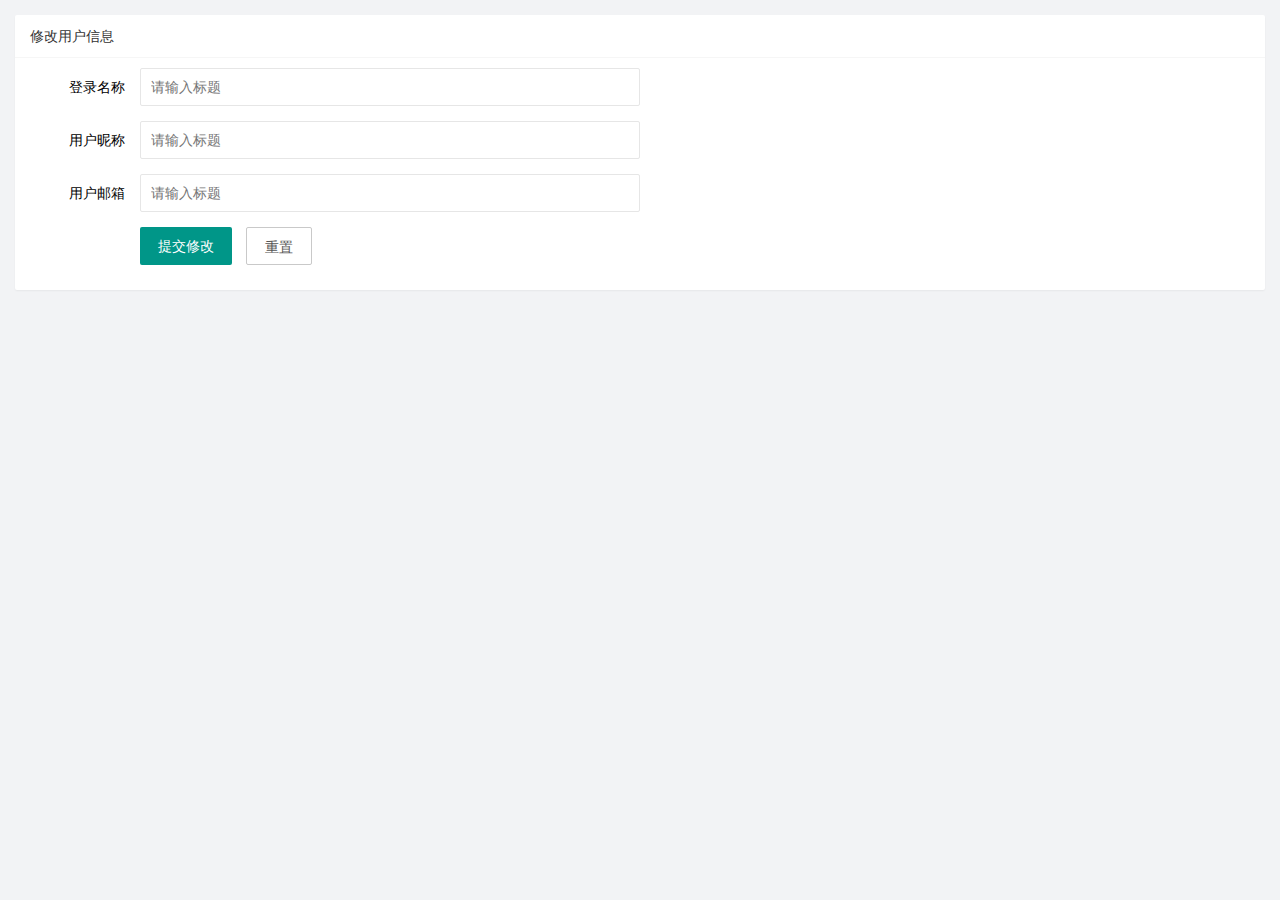
<file: user/index.html>
<!DOCTYPE html>
<html lang="en">

<head>
    <meta charset="UTF-8">
    <meta http-equiv="X-UA-Compatible" content="IE=edge">
    <meta name="viewport" content="width=device-width, initial-scale=1.0">
    <title>Document</title>
    <link rel="stylesheet" href="/assets/lib/layui/css/layui.css">
    <link rel="stylesheet" href="/assets/css/user.css">
</head>

<body>
    <div class="layui-card">
        <div class="layui-card-header">修改用户信息</div>
        <div class="layui-card-body">
            <form class="layui-form" lay-filter="formUserInfo">
                <div class="layui-form-item">
                    <label class="layui-form-label">登录名称</label>
                    <div class="layui-input-block">
                        <input type="text" name="username" required lay-verify="required" placeholder="请输入标题" autocomplete="off" class="layui-input">
                    </div>
                </div>
                <div class="layui-form-item">
                    <label class="layui-form-label">用户昵称</label>
                    <div class="layui-input-block">
                        <input type="text" name="nickname" required lay-verify="required|nickname" placeholder="请输入标题" autocomplete="off" class="layui-input">
                    </div>
                </div>
                <div class="layui-form-item">
                    <label class="layui-form-label">用户邮箱</label>
                    <div class="layui-input-block">
                        <input type="text" name="email" required lay-verify="required|email" placeholder="请输入标题" autocomplete="off" class="layui-input">
                    </div>
                </div>
                <input type="hidden" name="id">
                <div class="layui-form-item">
                    <div class="layui-input-block">
                        <button class="layui-btn" lay-submit lay-filter="formDemo">提交修改</button>
                        <button type="reset" class="layui-btn layui-btn-primary" id="reset_btn">重置</button>
                    </div>
                </div>
            </form>
        </div>
    </div>
    <script src="/assets/lib/layui/layui.all.js"></script>
    <script src="/assets/lib/jquery.js"></script>
    <script src="/assets/js/common.js"></script>
    <script script src="/assets/js/user.js"></script>
</body>

</html>
</file>
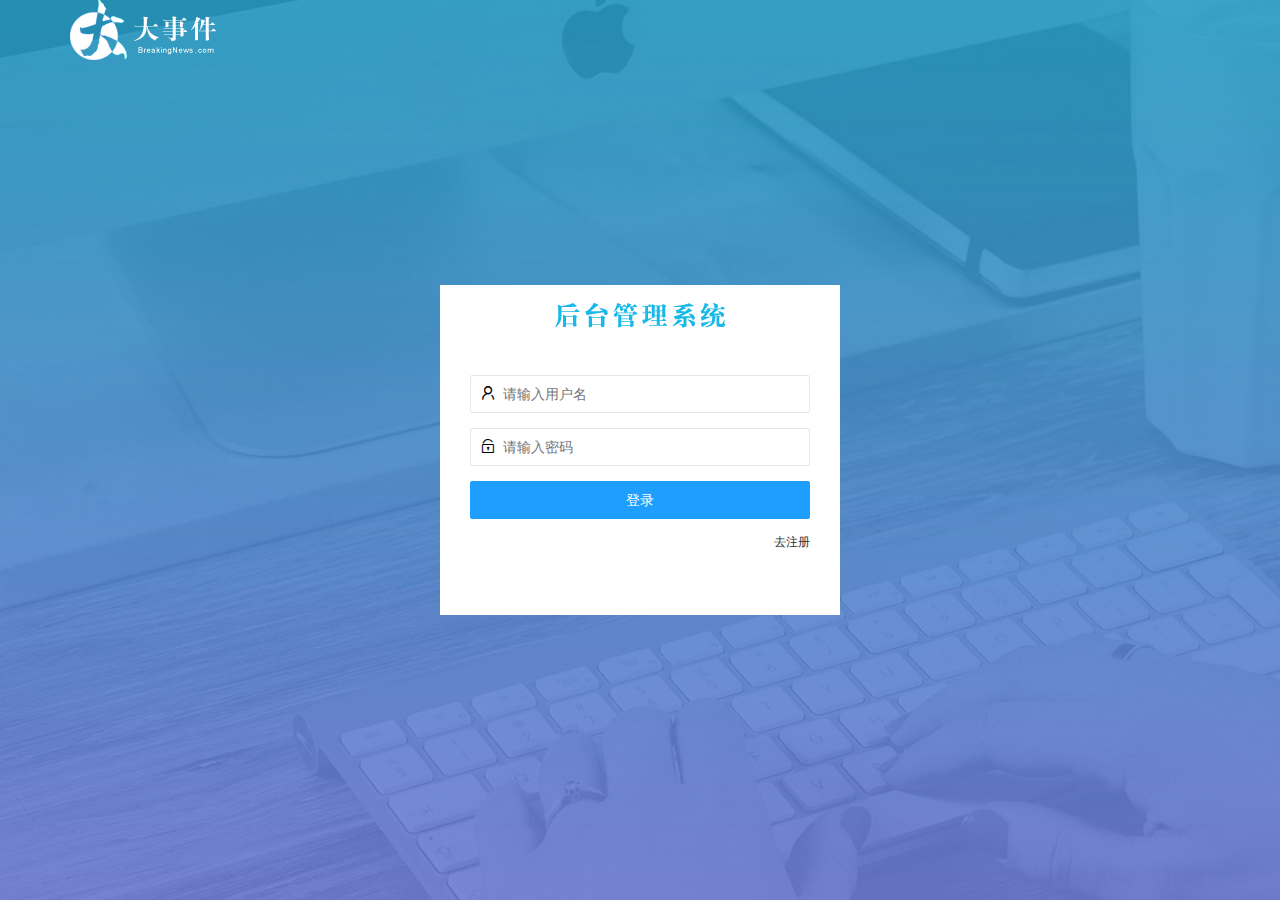
<file: login.html>
<!DOCTYPE html>
<html lang="en">

<head>
    <meta charset="UTF-8">
    <meta http-equiv="X-UA-Compatible" content="IE=edge">
    <meta name="viewport" content="width=device-width, initial-scale=1.0">
    <title>Document</title>
    <link rel="stylesheet" href="assets/lib/layui/css/layui.css">
    <link rel="stylesheet" href="assets/css/login.css">
</head>

<body>
    <div class="layui-main	">
        <img src="/assets/images/logo.png" />
    </div>
    <!-- 登录盒子 -->
    <div class="login-box">
        <div class="title-box"></div>

        <!-- 去登录 -->
        <div class="login-inner">
            <form class="layui-form" id="login_form">
                <div class="layui-form-item">
                    <i class="layui-icon layui-icon-username"></i>
                    <input type="text" name="username" required lay-verify="required" placeholder="请输入用户名" autocomplete="off" class="layui-input">
                </div>
                <div class="layui-form-item">
                    <i class="layui-icon layui-icon-password"></i>
                    <input type="password" name="password" required lay-verify="required|pwd" placeholder="请输入密码" autocomplete="off" class="layui-input">
                </div>
                <div class="layui-form-item">
                    <button class="layui-btn layui-btn-fluid layui-btn-normal" lay-submit>登录</button>
                </div>
                <div class="layui-form-item links">
                    <a href="javascript:;" id="register_btn">去注册</a>
                </div>
            </form>
        </div>
        <!-- 去注册 -->
        <div class="register-inner">
            <form class="layui-form" id="register_form">
                <div class="layui-form-item">
                    <i class="layui-icon layui-icon-username"></i>
                    <input type="text" name="username" required lay-verify="required" placeholder="请输入用户名" autocomplete="off" class="layui-input">
                </div>
                <div class="layui-form-item">
                    <i class="layui-icon layui-icon-password"></i>
                    <input type="password" name="password" required lay-verify="required|pwd" placeholder="请输入密码" autocomplete="off" class="layui-input">
                </div>
                <div class="layui-form-item">
                    <i class="layui-icon layui-icon-password"></i>
                    <input type="password" name="repassword" required lay-verify="required|pwd|repwd" placeholder="再次确认密码" autocomplete="off" class="layui-input">
                </div>
                <div class="layui-form-item">
                    <button class="layui-btn layui-btn-fluid layui-btn-normal" lay-submit>注册</button>
                </div>
                <div class="layui-form-item links">
                    <a href="javascript:;" id="login_btn">去登录</a>
                </div>
            </form>
        </div>
    </div>

</body>
<script src="/assets/lib/layui/layui.all.js"></script>
<script src="/assets/lib/jquery.js"></script>
<script src="/assets/js/common.js"></script>
<script src="/assets/js/login.js"></script>

</html>
</file>
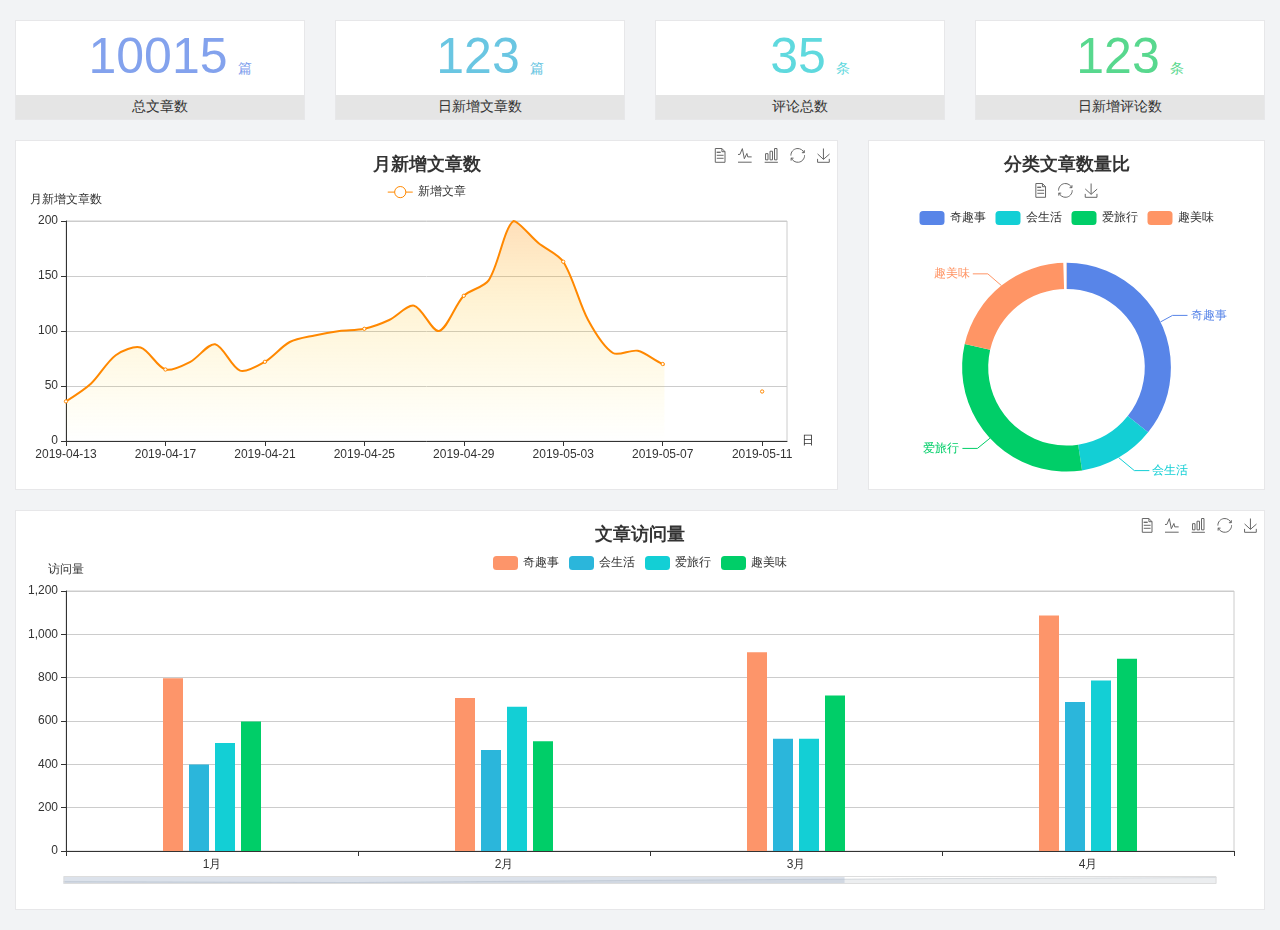
<file: home/dashboard.html>
<!DOCTYPE html>
<html lang="en">

<head>
  <meta charset="UTF-8">
  <meta name="viewport" content="width=device-width, initial-scale=1.0">
  <meta http-equiv="X-UA-Compatible" content="ie=edge">
  <title>图表统计</title>
  <link rel="stylesheet" href="../../assets/lib/bootstrap.css" />
  <link rel="stylesheet" href="../../assets/lib/main.css" />
  <script src="../../assets/lib/jquery.js"></script>
  <script type="text/javascript" src="../../assets/lib/echarts.min.js"></script>
</head>

<body>
  <div class="container-fluid">
    <div class="row spannel_list">
      <div class="col-sm-3 col-xs-6">
        <div class="spannel">
          <em>10015</em><span>篇</span>
          <b>总文章数</b>
        </div>
      </div>
      <div class="col-sm-3 col-xs-6">
        <div class="spannel scolor01">
          <em>123</em><span>篇</span>
          <b>日新增文章数</b>
        </div>
      </div>
      <div class="col-sm-3 col-xs-6">
        <div class="spannel scolor02">
          <em>35</em><span>条</span>
          <b>评论总数</b>
        </div>
      </div>
      <div class="col-sm-3 col-xs-6">
        <div class="spannel scolor03">
          <em>123</em><span>条</span>
          <b>日新增评论数</b>
        </div>
      </div>
    </div>
  </div>

  <div class="container-fluid">
    <div class="row curve-pie">
      <div class="col-lg-8 col-md-8">
        <div class="gragh_pannel" id="curve_show"></div>
      </div>
      <div class="col-lg-4 col-md-4">
        <div class="gragh_pannel" id="pie_show"></div>
      </div>
    </div>
  </div>

  <div class="container-fluid">
    <div class="column_pannel" id="column_show"></div>
  </div>

  <script>
    var oChart = echarts.init(document.getElementById('curve_show'));
    var aList_all = [
      { 'count': 36, 'date': '2019-04-13' },
      { 'count': 52, 'date': '2019-04-14' },
      { 'count': 78, 'date': '2019-04-15' },
      { 'count': 85, 'date': '2019-04-16' },
      { 'count': 65, 'date': '2019-04-17' },
      { 'count': 72, 'date': '2019-04-18' },
      { 'count': 88, 'date': '2019-04-19' },
      { 'count': 64, 'date': '2019-04-20' },
      { 'count': 72, 'date': '2019-04-21' },
      { 'count': 90, 'date': '2019-04-22' },
      { 'count': 96, 'date': '2019-04-23' },
      { 'count': 100, 'date': '2019-04-24' },
      { 'count': 102, 'date': '2019-04-25' },
      { 'count': 110, 'date': '2019-04-26' },
      { 'count': 123, 'date': '2019-04-27' },
      { 'count': 100, 'date': '2019-04-28' },
      { 'count': 132, 'date': '2019-04-29' },
      { 'count': 146, 'date': '2019-04-30' },
      { 'count': 200, 'date': '2019-05-01' },
      { 'count': 180, 'date': '2019-05-02' },
      { 'count': 163, 'date': '2019-05-03' },
      { 'count': 110, 'date': '2019-05-04' },
      { 'count': 80, 'date': '2019-05-05' },
      { 'count': 82, 'date': '2019-05-06' },
      { 'count': 70, 'date': '2019-05-07' },
      { 'count': 65, 'date': '2019-05-08' },
      { 'count': 54, 'date': '2019-05-09' },
      { 'count': 40, 'date': '2019-05-10' },
      { 'count': 45, 'date': '2019-05-11' },
      { 'count': 38, 'date': '2019-05-12' },
    ];

    let aCount = [];
    let aDate = [];

    for (var i = 0; i < aList_all.length; i++) {
      aCount.push(aList_all[i].count);
      aDate.push(aList_all[i].date);
    }

    var chartopt = {
      title: {
        text: '月新增文章数',
        left: 'center',
        top: '10'
      },
      tooltip: {
        trigger: 'axis'
      },
      legend: {
        data: ['新增文章'],
        top: '40'
      },
      toolbox: {
        show: true,
        feature: {
          mark: { show: true },
          dataView: { show: true, readOnly: false },
          magicType: { show: true, type: ['line', 'bar'] },
          restore: { show: true },
          saveAsImage: { show: true }
        }
      },
      calculable: true,
      xAxis: [
        {
          name: '日',
          type: 'category',
          boundaryGap: false,
          data: aDate
        }
      ],
      yAxis: [
        {
          name: '月新增文章数',
          type: 'value'
        }
      ],
      series: [
        {
          name: '新增文章',
          type: 'line',
          smooth: true,
          itemStyle: { normal: { areaStyle: { type: 'default' }, color: '#f80' }, lineStyle: { color: '#f80' } },
          data: aCount
        }],
      areaStyle: {
        normal: {
          color: new echarts.graphic.LinearGradient(0, 0, 0, 1, [{
            offset: 0,
            color: 'rgba(255,136,0,0.39)'
          }, {
            offset: .34,
            color: 'rgba(255,180,0,0.25)'
          }, {
            offset: 1,
            color: 'rgba(255,222,0,0.00)'
          }])

        }
      },
      grid: {
        show: true,
        x: 50,
        x2: 50,
        y: 80,
        height: 220
      }
    };

    oChart.setOption(chartopt);


    var oPie = echarts.init(document.getElementById('pie_show'));
    var oPieopt =
    {
      title: {
        top: 10,
        text: '分类文章数量比',
        x: 'center'
      },
      tooltip: {
        trigger: 'item',
        formatter: "{a} <br/>{b} : {c} ({d}%)"
      },
      color: ['#5885e8', '#13cfd5', '#00ce68', '#ff9565'],
      legend: {
        x: 'center',
        top: 65,
        data: ['奇趣事', '会生活', '爱旅行', '趣美味']
      },
      toolbox: {
        show: true,
        x: 'center',
        top: 35,
        feature: {
          mark: { show: true },
          dataView: { show: true, readOnly: false },
          magicType: {
            show: true,
            type: ['pie', 'funnel'],
            option: {
              funnel: {
                x: '25%',
                width: '50%',
                funnelAlign: 'left',
                max: 1548
              }
            }
          },
          restore: { show: true },
          saveAsImage: { show: true }
        }
      },
      calculable: true,
      series: [
        {
          name: '访问来源',
          type: 'pie',
          radius: ['45%', '60%'],
          center: ['50%', '65%'],
          data: [
            { value: 300, name: '奇趣事' },
            { value: 100, name: '会生活' },
            { value: 260, name: '爱旅行' },
            { value: 180, name: '趣美味' }
          ]
        }
      ]
    };
    oPie.setOption(oPieopt);



    var oColumn = this.echarts.init(document.getElementById('column_show'));
    var oColumnopt =
    {
      title: {
        text: '文章访问量',
        left: 'center',
        top: '10'
      },
      tooltip: {
        trigger: 'axis'
      },
      legend: {
        data: ['奇趣事', '会生活', '爱旅行', '趣美味'],
        top: '40'
      },
      toolbox: {
        show: true,
        feature: {
          mark: { show: true },
          dataView: { show: true, readOnly: false },
          magicType: { show: true, type: ['line', 'bar'] },
          restore: { show: true },
          saveAsImage: { show: true }
        }
      },
      calculable: true,
      xAxis: [
        {
          type: 'category',
          data: ['1月', '2月', '3月', '4月', '5月']
        }
      ],
      yAxis: [
        {
          name: '访问量',
          type: 'value'
        }
      ],
      series: [
        {
          name: '奇趣事',
          type: 'bar',
          barWidth: 20,
          itemStyle: {
            normal: { areaStyle: { type: 'default' }, color: '#fd956a' }
          },
          data: [800, 708, 920, 1090, 1200]
        },
        {
          name: '会生活',
          type: 'bar',
          barWidth: 20,
          itemStyle: {
            normal: { areaStyle: { type: 'default' }, color: '#2bb6db' }
          },
          data: [400, 468, 520, 690, 800]
        },
        {
          name: '爱旅行',
          type: 'bar',
          barWidth: 20,
          itemStyle: {
            normal: { areaStyle: { type: 'default' }, color: '#13cfd5' }
          },
          data: [500, 668, 520, 790, 900]
        },
        {
          name: '趣美味',
          type: 'bar',
          barWidth: 20,
          itemStyle: {
            normal: { areaStyle: { type: 'default' }, color: '#00ce68' }
          },
          data: [600, 508, 720, 890, 1000]
        }
      ],
      grid: {
        show: true,
        x: 50,
        x2: 30,
        y: 80,
        height: 260
      },
      dataZoom: [//给x轴设置滚动条
        {
          start: 0,//默认为0
          end: 100 - 1000 / 31,//默认为100
          type: 'slider',
          show: true,
          xAxisIndex: [0],
          handleSize: 0,//滑动条的 左右2个滑动条的大小
          height: 8,//组件高度
          left: 45, //左边的距离
          right: 50,//右边的距离
          bottom: 26,//右边的距离
          handleColor: '#ddd',//h滑动图标的颜色
          handleStyle: {
            borderColor: "#cacaca",
            borderWidth: "1",
            shadowBlur: 2,
            background: "#ddd",
            shadowColor: "#ddd",
          }
        }]
    };
    oColumn.setOption(oColumnopt);
  </script>
</body>

</html>
</file>
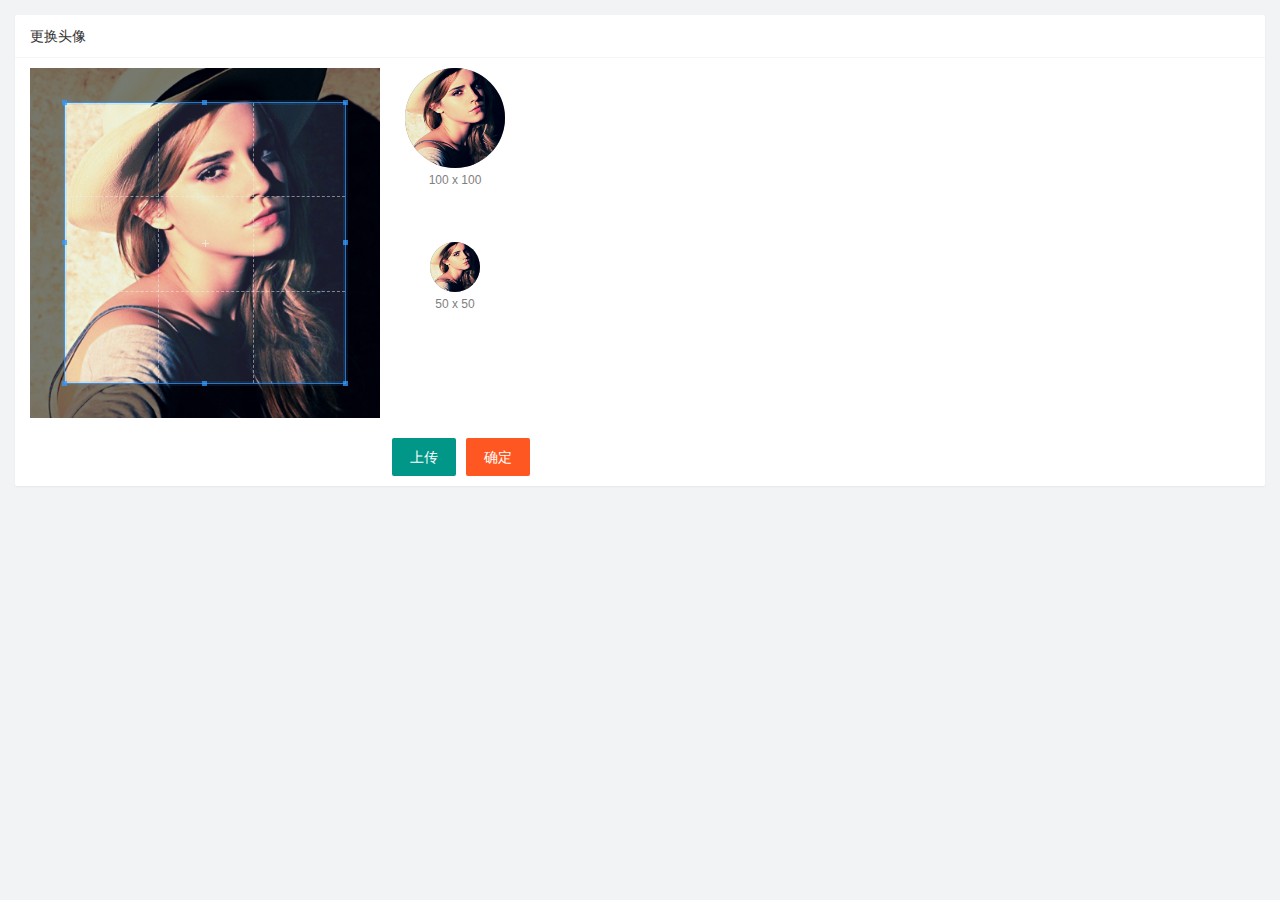
<file: user/avatar.html>
<!DOCTYPE html>
<html lang="en">

<head>
    <meta charset="UTF-8">
    <meta http-equiv="X-UA-Compatible" content="IE=edge">
    <meta name="viewport" content="width=device-width, initial-scale=1.0">
    <title>Document</title>
    <link rel="stylesheet" href="/assets/lib/layui/css/layui.css">
    <link rel="stylesheet" href="/assets/css/avatar.css">
    <link rel="stylesheet" href="/assets/lib/cropper/cropper.css" />
</head>

<body>
    <div class="layui-card">
        <div class="layui-card-header">更换头像</div>
        <div class="layui-card-body">
            <!-- 第一行的图片裁剪和预览区域 -->
            <div class="row1">
                <!-- 图片裁剪区域 -->
                <div class="cropper-box">
                    <!-- 这个 img 标签很重要，将来会把它初始化为裁剪区域 -->
                    <img id="image" src="/assets/images/sample.jpg" />
                </div>
                <!-- 图片的预览区域 -->
                <div class="preview-box">
                    <div>
                        <!-- 宽高为 100px 的预览区域 -->
                        <div class="img-preview w100"></div>
                        <p class="size">100 x 100</p>
                    </div>
                    <div>
                        <!-- 宽高为 50px 的预览区域 -->
                        <div class="img-preview w50"></div>
                        <p class="size">50 x 50</p>
                    </div>
                </div>
            </div>

            <!-- 第二行的按钮区域 -->
            <div class="row2">
                <input type="file" id="file" class="upload-img" accept="image/png,image/jpeg">
                <button type="button" class="layui-btn" id="uploadAvatar">上传</button>
                <button type="button" class="layui-btn layui-btn-danger" id="confirmUpload">确定</button>
            </div>
        </div>
    </div>
    <script src="/assets/lib/layui/layui.all.js"></script>
    <script src="/assets/lib/jquery.js"></script>
    <script src="/assets/lib/cropper/Cropper.js"></script>
    <script src="/assets/lib/cropper/jquery-cropper.js"></script>
    <script src="/assets/js/common.js"></script>
    <script src="/assets/js/avatar.js"></script>
</body>

</html>
</file>
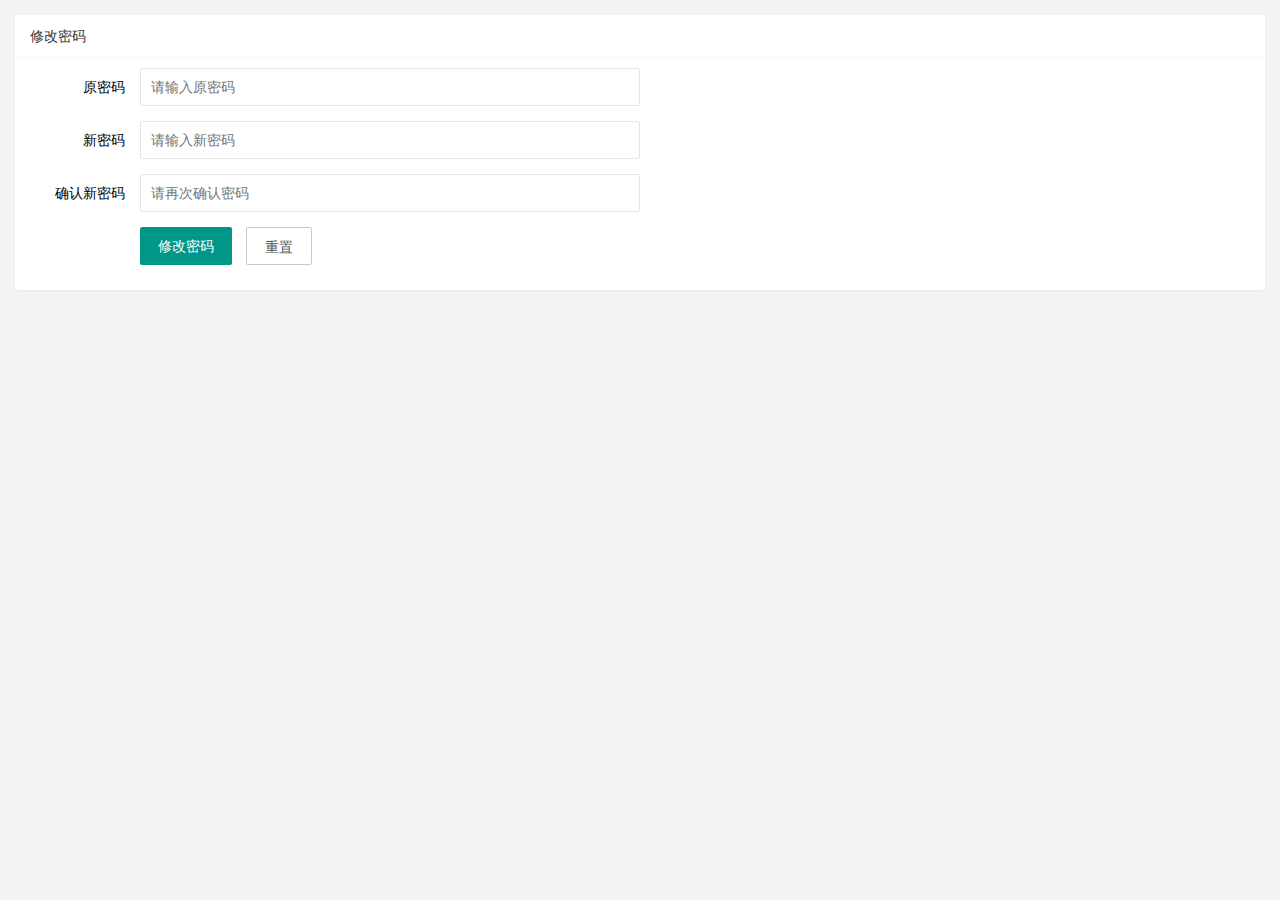
<file: user/pwd.html>
<!DOCTYPE html>
<html lang="en">

<head>
    <meta charset="UTF-8">
    <meta http-equiv="X-UA-Compatible" content="IE=edge">
    <meta name="viewport" content="width=device-width, initial-scale=1.0">
    <title>Document</title>
    <link rel="stylesheet" href="/assets/lib/layui/css/layui.css">
    <link rel="stylesheet" href="/assets/css/pwd.css">
</head>

<body>
    <div class="layui-card">
        <div class="layui-card-header">修改密码</div>
        <div class="layui-card-body">
            <form class="layui-form" lay-filter="formUserInfo">
                <div class="layui-form-item">
                    <label class="layui-form-label">原密码</label>
                    <div class="layui-input-block">
                        <input type="password" name="oldPwd" required lay-verify="required|pwd" placeholder="请输入原密码" autocomplete="off" class="layui-input">
                    </div>
                </div>
                <div class="layui-form-item">
                    <label class="layui-form-label">新密码</label>
                    <div class="layui-input-block">
                        <input type="password" name="newPwd" required lay-verify="required|pwd|samePwd" placeholder="请输入新密码" autocomplete="off" class="layui-input">
                    </div>
                </div>
                <div class="layui-form-item">
                    <label class="layui-form-label">确认新密码</label>
                    <div class="layui-input-block">
                        <input type="password" name="rePwd" required lay-verify="required|pwd|rePwd" placeholder="请再次确认密码" autocomplete="off" class="layui-input">
                    </div>
                </div>
                <input type="hidden" name="id">
                <div class="layui-form-item">
                    <div class="layui-input-block">
                        <button class="layui-btn" lay-submit lay-filter="formDemo">修改密码</button>
                        <button type="reset" class="layui-btn layui-btn-primary" id="reset_btn">重置</button>
                    </div>
                </div>
            </form>
        </div>
    </div>
    <script src="/assets/lib/layui/layui.all.js"></script>
    <script src="/assets/lib/jquery.js"></script>
    <script src="/assets/js/common.js"></script>
    <script script src="/assets/js/pwd.js"></script>
</body>

</html>
</file>
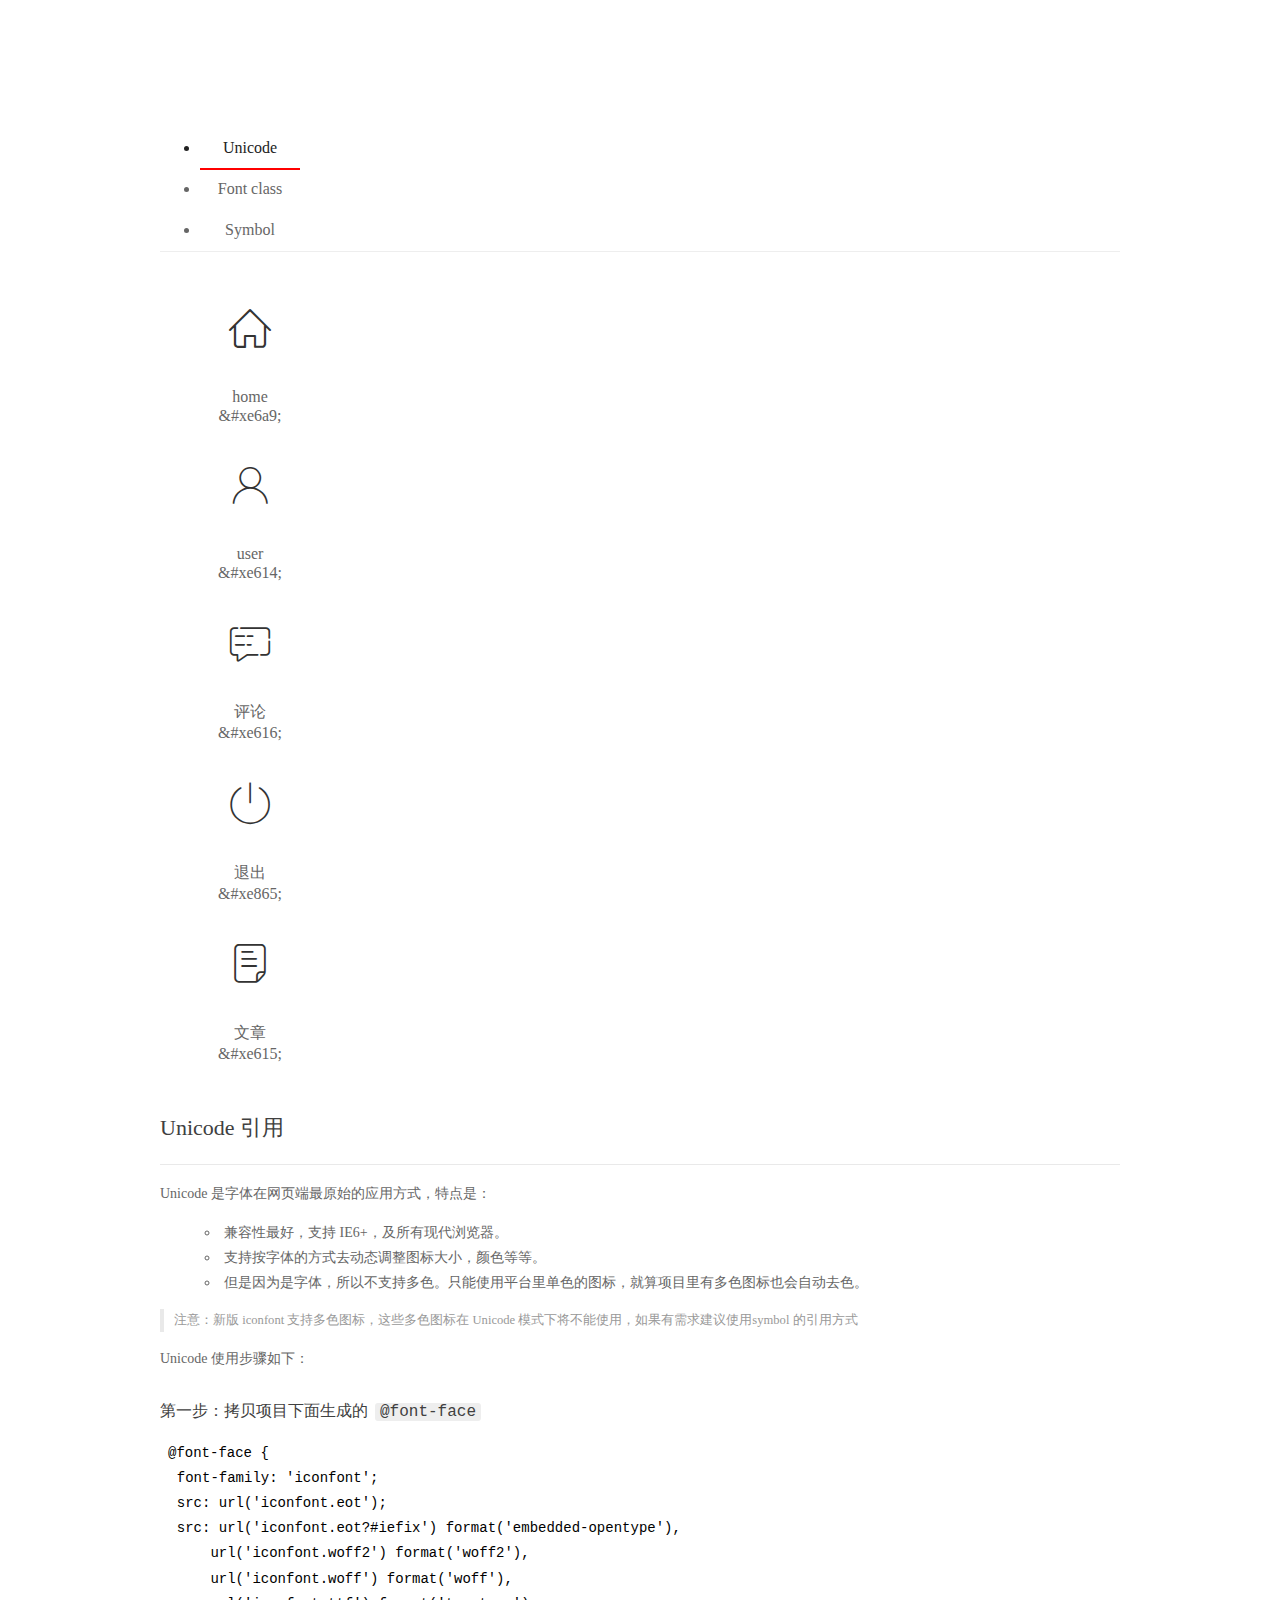
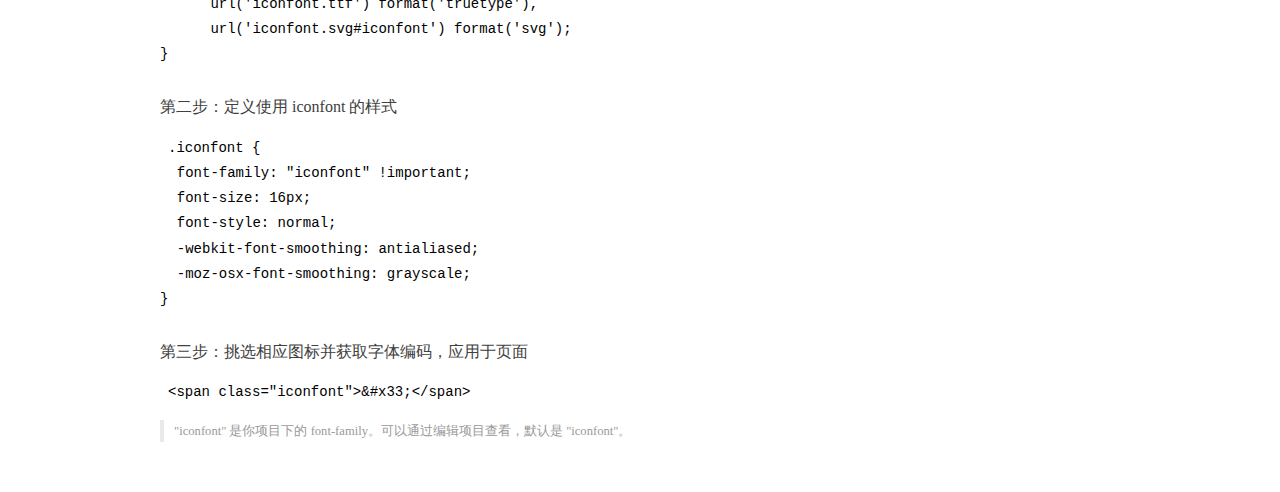
<file: assets/fonts/demo_index.html>
<!DOCTYPE html>
<html>
<head>
  <meta charset="utf-8"/>
  <title>IconFont Demo</title>
  <link rel="shortcut icon" href="https://gtms04.alicdn.com/tps/i4/TB1_oz6GVXXXXaFXpXXJDFnIXXX-64-64.ico" type="image/x-icon"/>
  <link rel="stylesheet" href="https://g.alicdn.com/thx/cube/1.3.2/cube.min.css">
  <link rel="stylesheet" href="demo.css">
  <link rel="stylesheet" href="iconfont.css">
  <script src="iconfont.js"></script>
  <!-- jQuery -->
  <script src="https://a1.alicdn.com/oss/uploads/2018/12/26/7bfddb60-08e8-11e9-9b04-53e73bb6408b.js"></script>
  <!-- 代码高亮 -->
  <script src="https://a1.alicdn.com/oss/uploads/2018/12/26/a3f714d0-08e6-11e9-8a15-ebf944d7534c.js"></script>
</head>
<body>
  <div class="main">
    <h1 class="logo"><a href="https://www.iconfont.cn/" title="iconfont 首页" target="_blank">&#xe86b;</a></h1>
    <div class="nav-tabs">
      <ul id="tabs" class="dib-box">
        <li class="dib active"><span>Unicode</span></li>
        <li class="dib"><span>Font class</span></li>
        <li class="dib"><span>Symbol</span></li>
      </ul>
      
    </div>
    <div class="tab-container">
      <div class="content unicode" style="display: block;">
          <ul class="icon_lists dib-box">
          
            <li class="dib">
              <span class="icon iconfont">&#xe6a9;</span>
                <div class="name">home</div>
                <div class="code-name">&amp;#xe6a9;</div>
              </li>
          
            <li class="dib">
              <span class="icon iconfont">&#xe614;</span>
                <div class="name">user</div>
                <div class="code-name">&amp;#xe614;</div>
              </li>
          
            <li class="dib">
              <span class="icon iconfont">&#xe616;</span>
                <div class="name">评论</div>
                <div class="code-name">&amp;#xe616;</div>
              </li>
          
            <li class="dib">
              <span class="icon iconfont">&#xe865;</span>
                <div class="name">退出</div>
                <div class="code-name">&amp;#xe865;</div>
              </li>
          
            <li class="dib">
              <span class="icon iconfont">&#xe615;</span>
                <div class="name">文章</div>
                <div class="code-name">&amp;#xe615;</div>
              </li>
          
          </ul>
          <div class="article markdown">
          <h2 id="unicode-">Unicode 引用</h2>
          <hr>

          <p>Unicode 是字体在网页端最原始的应用方式，特点是：</p>
          <ul>
            <li>兼容性最好，支持 IE6+，及所有现代浏览器。</li>
            <li>支持按字体的方式去动态调整图标大小，颜色等等。</li>
            <li>但是因为是字体，所以不支持多色。只能使用平台里单色的图标，就算项目里有多色图标也会自动去色。</li>
          </ul>
          <blockquote>
            <p>注意：新版 iconfont 支持多色图标，这些多色图标在 Unicode 模式下将不能使用，如果有需求建议使用symbol 的引用方式</p>
          </blockquote>
          <p>Unicode 使用步骤如下：</p>
          <h3 id="-font-face">第一步：拷贝项目下面生成的 <code>@font-face</code></h3>
<pre><code class="language-css"
>@font-face {
  font-family: 'iconfont';
  src: url('iconfont.eot');
  src: url('iconfont.eot?#iefix') format('embedded-opentype'),
      url('iconfont.woff2') format('woff2'),
      url('iconfont.woff') format('woff'),
      url('iconfont.ttf') format('truetype'),
      url('iconfont.svg#iconfont') format('svg');
}
</code></pre>
          <h3 id="-iconfont-">第二步：定义使用 iconfont 的样式</h3>
<pre><code class="language-css"
>.iconfont {
  font-family: "iconfont" !important;
  font-size: 16px;
  font-style: normal;
  -webkit-font-smoothing: antialiased;
  -moz-osx-font-smoothing: grayscale;
}
</code></pre>
          <h3 id="-">第三步：挑选相应图标并获取字体编码，应用于页面</h3>
<pre>
<code class="language-html"
>&lt;span class="iconfont"&gt;&amp;#x33;&lt;/span&gt;
</code></pre>
          <blockquote>
            <p>"iconfont" 是你项目下的 font-family。可以通过编辑项目查看，默认是 "iconfont"。</p>
          </blockquote>
          </div>
      </div>
      <div class="content font-class">
        <ul class="icon_lists dib-box">
          
          <li class="dib">
            <span class="icon iconfont icon-home"></span>
            <div class="name">
              home
            </div>
            <div class="code-name">.icon-home
            </div>
          </li>
          
          <li class="dib">
            <span class="icon iconfont icon-user"></span>
            <div class="name">
              user
            </div>
            <div class="code-name">.icon-user
            </div>
          </li>
          
          <li class="dib">
            <span class="icon iconfont icon-pinglun"></span>
            <div class="name">
              评论
            </div>
            <div class="code-name">.icon-pinglun
            </div>
          </li>
          
          <li class="dib">
            <span class="icon iconfont icon-tuichu"></span>
            <div class="name">
              退出
            </div>
            <div class="code-name">.icon-tuichu
            </div>
          </li>
          
          <li class="dib">
            <span class="icon iconfont icon-16"></span>
            <div class="name">
              文章
            </div>
            <div class="code-name">.icon-16
            </div>
          </li>
          
        </ul>
        <div class="article markdown">
        <h2 id="font-class-">font-class 引用</h2>
        <hr>

        <p>font-class 是 Unicode 使用方式的一种变种，主要是解决 Unicode 书写不直观，语意不明确的问题。</p>
        <p>与 Unicode 使用方式相比，具有如下特点：</p>
        <ul>
          <li>兼容性良好，支持 IE8+，及所有现代浏览器。</li>
          <li>相比于 Unicode 语意明确，书写更直观。可以很容易分辨这个 icon 是什么。</li>
          <li>因为使用 class 来定义图标，所以当要替换图标时，只需要修改 class 里面的 Unicode 引用。</li>
          <li>不过因为本质上还是使用的字体，所以多色图标还是不支持的。</li>
        </ul>
        <p>使用步骤如下：</p>
        <h3 id="-fontclass-">第一步：引入项目下面生成的 fontclass 代码：</h3>
<pre><code class="language-html">&lt;link rel="stylesheet" href="./iconfont.css"&gt;
</code></pre>
        <h3 id="-">第二步：挑选相应图标并获取类名，应用于页面：</h3>
<pre><code class="language-html">&lt;span class="iconfont icon-xxx"&gt;&lt;/span&gt;
</code></pre>
        <blockquote>
          <p>"
            iconfont" 是你项目下的 font-family。可以通过编辑项目查看，默认是 "iconfont"。</p>
        </blockquote>
      </div>
      </div>
      <div class="content symbol">
          <ul class="icon_lists dib-box">
          
            <li class="dib">
                <svg class="icon svg-icon" aria-hidden="true">
                  <use xlink:href="#icon-home"></use>
                </svg>
                <div class="name">home</div>
                <div class="code-name">#icon-home</div>
            </li>
          
            <li class="dib">
                <svg class="icon svg-icon" aria-hidden="true">
                  <use xlink:href="#icon-user"></use>
                </svg>
                <div class="name">user</div>
                <div class="code-name">#icon-user</div>
            </li>
          
            <li class="dib">
                <svg class="icon svg-icon" aria-hidden="true">
                  <use xlink:href="#icon-pinglun"></use>
                </svg>
                <div class="name">评论</div>
                <div class="code-name">#icon-pinglun</div>
            </li>
          
            <li class="dib">
                <svg class="icon svg-icon" aria-hidden="true">
                  <use xlink:href="#icon-tuichu"></use>
                </svg>
                <div class="name">退出</div>
                <div class="code-name">#icon-tuichu</div>
            </li>
          
            <li class="dib">
                <svg class="icon svg-icon" aria-hidden="true">
                  <use xlink:href="#icon-16"></use>
                </svg>
                <div class="name">文章</div>
                <div class="code-name">#icon-16</div>
            </li>
          
          </ul>
          <div class="article markdown">
          <h2 id="symbol-">Symbol 引用</h2>
          <hr>

          <p>这是一种全新的使用方式，应该说这才是未来的主流，也是平台目前推荐的用法。相关介绍可以参考这篇<a href="">文章</a>
            这种用法其实是做了一个 SVG 的集合，与另外两种相比具有如下特点：</p>
          <ul>
            <li>支持多色图标了，不再受单色限制。</li>
            <li>通过一些技巧，支持像字体那样，通过 <code>font-size</code>, <code>color</code> 来调整样式。</li>
            <li>兼容性较差，支持 IE9+，及现代浏览器。</li>
            <li>浏览器渲染 SVG 的性能一般，还不如 png。</li>
          </ul>
          <p>使用步骤如下：</p>
          <h3 id="-symbol-">第一步：引入项目下面生成的 symbol 代码：</h3>
<pre><code class="language-html">&lt;script src="./iconfont.js"&gt;&lt;/script&gt;
</code></pre>
          <h3 id="-css-">第二步：加入通用 CSS 代码（引入一次就行）：</h3>
<pre><code class="language-html">&lt;style&gt;
.icon {
  width: 1em;
  height: 1em;
  vertical-align: -0.15em;
  fill: currentColor;
  overflow: hidden;
}
&lt;/style&gt;
</code></pre>
          <h3 id="-">第三步：挑选相应图标并获取类名，应用于页面：</h3>
<pre><code class="language-html">&lt;svg class="icon" aria-hidden="true"&gt;
  &lt;use xlink:href="#icon-xxx"&gt;&lt;/use&gt;
&lt;/svg&gt;
</code></pre>
          </div>
      </div>

    </div>
  </div>
  <script>
  $(document).ready(function () {
      $('.tab-container .content:first').show()

      $('#tabs li').click(function (e) {
        var tabContent = $('.tab-container .content')
        var index = $(this).index()

        if ($(this).hasClass('active')) {
          return
        } else {
          $('#tabs li').removeClass('active')
          $(this).addClass('active')

          tabContent.hide().eq(index).fadeIn()
        }
      })
    })
  </script>
</body>
</html>
</file>
<file: assets/lib/layui/css/layui.css>
/** layui-v2.5.5 MIT License By https://www.layui.com */
 .layui-inline,img{display:inline-block;vertical-align:middle}h1,h2,h3,h4,h5,h6{font-weight:400}.layui-edge,.layui-header,.layui-inline,.layui-main{position:relative}.layui-body,.layui-edge,.layui-elip{overflow:hidden}.layui-btn,.layui-edge,.layui-inline,img{vertical-align:middle}.layui-btn,.layui-disabled,.layui-icon,.layui-unselect{-moz-user-select:none;-webkit-user-select:none;-ms-user-select:none}.layui-elip,.layui-form-checkbox span,.layui-form-pane .layui-form-label{text-overflow:ellipsis;white-space:nowrap}.layui-breadcrumb,.layui-tree-btnGroup{visibility:hidden}blockquote,body,button,dd,div,dl,dt,form,h1,h2,h3,h4,h5,h6,input,li,ol,p,pre,td,textarea,th,ul{margin:0;padding:0;-webkit-tap-highlight-color:rgba(0,0,0,0)}a:active,a:hover{outline:0}img{border:none}li{list-style:none}table{border-collapse:collapse;border-spacing:0}h4,h5,h6{font-size:100%}button,input,optgroup,option,select,textarea{font-family:inherit;font-size:inherit;font-style:inherit;font-weight:inherit;outline:0}pre{white-space:pre-wrap;white-space:-moz-pre-wrap;white-space:-pre-wrap;white-space:-o-pre-wrap;word-wrap:break-word}body{line-height:24px;font:14px Helvetica Neue,Helvetica,PingFang SC,Tahoma,Arial,sans-serif}hr{height:1px;margin:10px 0;border:0;clear:both}a{color:#333;text-decoration:none}a:hover{color:#777}a cite{font-style:normal;*cursor:pointer}.layui-border-box,.layui-border-box *{box-sizing:border-box}.layui-box,.layui-box *{box-sizing:content-box}.layui-clear{clear:both;*zoom:1}.layui-clear:after{content:'\20';clear:both;*zoom:1;display:block;height:0}.layui-inline{*display:inline;*zoom:1}.layui-edge{display:inline-block;width:0;height:0;border-width:6px;border-style:dashed;border-color:transparent}.layui-edge-top{top:-4px;border-bottom-color:#999;border-bottom-style:solid}.layui-edge-right{border-left-color:#999;border-left-style:solid}.layui-edge-bottom{top:2px;border-top-color:#999;border-top-style:solid}.layui-edge-left{border-right-color:#999;border-right-style:solid}.layui-disabled,.layui-disabled:hover{color:#d2d2d2!important;cursor:not-allowed!important}.layui-circle{border-radius:100%}.layui-show{display:block!important}.layui-hide{display:none!important}@font-face{font-family:layui-icon;src:url(../font/iconfont.eot?v=250);src:url(../font/iconfont.eot?v=250#iefix) format('embedded-opentype'),url(../font/iconfont.woff2?v=250) format('woff2'),url(../font/iconfont.woff?v=250) format('woff'),url(../font/iconfont.ttf?v=250) format('truetype'),url(../font/iconfont.svg?v=250#layui-icon) format('svg')}.layui-icon{font-family:layui-icon!important;font-size:16px;font-style:normal;-webkit-font-smoothing:antialiased;-moz-osx-font-smoothing:grayscale}.layui-icon-reply-fill:before{content:"\e611"}.layui-icon-set-fill:before{content:"\e614"}.layui-icon-menu-fill:before{content:"\e60f"}.layui-icon-search:before{content:"\e615"}.layui-icon-share:before{content:"\e641"}.layui-icon-set-sm:before{content:"\e620"}.layui-icon-engine:before{content:"\e628"}.layui-icon-close:before{content:"\1006"}.layui-icon-close-fill:before{content:"\1007"}.layui-icon-chart-screen:before{content:"\e629"}.layui-icon-star:before{content:"\e600"}.layui-icon-circle-dot:before{content:"\e617"}.layui-icon-chat:before{content:"\e606"}.layui-icon-release:before{content:"\e609"}.layui-icon-list:before{content:"\e60a"}.layui-icon-chart:before{content:"\e62c"}.layui-icon-ok-circle:before{content:"\1005"}.layui-icon-layim-theme:before{content:"\e61b"}.layui-icon-table:before{content:"\e62d"}.layui-icon-right:before{content:"\e602"}.layui-icon-left:before{content:"\e603"}.layui-icon-cart-simple:before{content:"\e698"}.layui-icon-face-cry:before{content:"\e69c"}.layui-icon-face-smile:before{content:"\e6af"}.layui-icon-survey:before{content:"\e6b2"}.layui-icon-tree:before{content:"\e62e"}.layui-icon-upload-circle:before{content:"\e62f"}.layui-icon-add-circle:before{content:"\e61f"}.layui-icon-download-circle:before{content:"\e601"}.layui-icon-templeate-1:before{content:"\e630"}.layui-icon-util:before{content:"\e631"}.layui-icon-face-surprised:before{content:"\e664"}.layui-icon-edit:before{content:"\e642"}.layui-icon-speaker:before{content:"\e645"}.layui-icon-down:before{content:"\e61a"}.layui-icon-file:before{content:"\e621"}.layui-icon-layouts:before{content:"\e632"}.layui-icon-rate-half:before{content:"\e6c9"}.layui-icon-add-circle-fine:before{content:"\e608"}.layui-icon-prev-circle:before{content:"\e633"}.layui-icon-read:before{content:"\e705"}.layui-icon-404:before{content:"\e61c"}.layui-icon-carousel:before{content:"\e634"}.layui-icon-help:before{content:"\e607"}.layui-icon-code-circle:before{content:"\e635"}.layui-icon-water:before{content:"\e636"}.layui-icon-username:before{content:"\e66f"}.layui-icon-find-fill:before{content:"\e670"}.layui-icon-about:before{content:"\e60b"}.layui-icon-location:before{content:"\e715"}.layui-icon-up:before{content:"\e619"}.layui-icon-pause:before{content:"\e651"}.layui-icon-date:before{content:"\e637"}.layui-icon-layim-uploadfile:before{content:"\e61d"}.layui-icon-delete:before{content:"\e640"}.layui-icon-play:before{content:"\e652"}.layui-icon-top:before{content:"\e604"}.layui-icon-friends:before{content:"\e612"}.layui-icon-refresh-3:before{content:"\e9aa"}.layui-icon-ok:before{content:"\e605"}.layui-icon-layer:before{content:"\e638"}.layui-icon-face-smile-fine:before{content:"\e60c"}.layui-icon-dollar:before{content:"\e659"}.layui-icon-group:before{content:"\e613"}.layui-icon-layim-download:before{content:"\e61e"}.layui-icon-picture-fine:before{content:"\e60d"}.layui-icon-link:before{content:"\e64c"}.layui-icon-diamond:before{content:"\e735"}.layui-icon-log:before{content:"\e60e"}.layui-icon-rate-solid:before{content:"\e67a"}.layui-icon-fonts-del:before{content:"\e64f"}.layui-icon-unlink:before{content:"\e64d"}.layui-icon-fonts-clear:before{content:"\e639"}.layui-icon-triangle-r:before{content:"\e623"}.layui-icon-circle:before{content:"\e63f"}.layui-icon-radio:before{content:"\e643"}.layui-icon-align-center:before{content:"\e647"}.layui-icon-align-right:before{content:"\e648"}.layui-icon-align-left:before{content:"\e649"}.layui-icon-loading-1:before{content:"\e63e"}.layui-icon-return:before{content:"\e65c"}.layui-icon-fonts-strong:before{content:"\e62b"}.layui-icon-upload:before{content:"\e67c"}.layui-icon-dialogue:before{content:"\e63a"}.layui-icon-video:before{content:"\e6ed"}.layui-icon-headset:before{content:"\e6fc"}.layui-icon-cellphone-fine:before{content:"\e63b"}.layui-icon-add-1:before{content:"\e654"}.layui-icon-face-smile-b:before{content:"\e650"}.layui-icon-fonts-html:before{content:"\e64b"}.layui-icon-form:before{content:"\e63c"}.layui-icon-cart:before{content:"\e657"}.layui-icon-camera-fill:before{content:"\e65d"}.layui-icon-tabs:before{content:"\e62a"}.layui-icon-fonts-code:before{content:"\e64e"}.layui-icon-fire:before{content:"\e756"}.layui-icon-set:before{content:"\e716"}.layui-icon-fonts-u:before{content:"\e646"}.layui-icon-triangle-d:before{content:"\e625"}.layui-icon-tips:before{content:"\e702"}.layui-icon-picture:before{content:"\e64a"}.layui-icon-more-vertical:before{content:"\e671"}.layui-icon-flag:before{content:"\e66c"}.layui-icon-loading:before{content:"\e63d"}.layui-icon-fonts-i:before{content:"\e644"}.layui-icon-refresh-1:before{content:"\e666"}.layui-icon-rmb:before{content:"\e65e"}.layui-icon-home:before{content:"\e68e"}.layui-icon-user:before{content:"\e770"}.layui-icon-notice:before{content:"\e667"}.layui-icon-login-weibo:before{content:"\e675"}.layui-icon-voice:before{content:"\e688"}.layui-icon-upload-drag:before{content:"\e681"}.layui-icon-login-qq:before{content:"\e676"}.layui-icon-snowflake:before{content:"\e6b1"}.layui-icon-file-b:before{content:"\e655"}.layui-icon-template:before{content:"\e663"}.layui-icon-auz:before{content:"\e672"}.layui-icon-console:before{content:"\e665"}.layui-icon-app:before{content:"\e653"}.layui-icon-prev:before{content:"\e65a"}.layui-icon-website:before{content:"\e7ae"}.layui-icon-next:before{content:"\e65b"}.layui-icon-component:before{content:"\e857"}.layui-icon-more:before{content:"\e65f"}.layui-icon-login-wechat:before{content:"\e677"}.layui-icon-shrink-right:before{content:"\e668"}.layui-icon-spread-left:before{content:"\e66b"}.layui-icon-camera:before{content:"\e660"}.layui-icon-note:before{content:"\e66e"}.layui-icon-refresh:before{content:"\e669"}.layui-icon-female:before{content:"\e661"}.layui-icon-male:before{content:"\e662"}.layui-icon-password:before{content:"\e673"}.layui-icon-senior:before{content:"\e674"}.layui-icon-theme:before{content:"\e66a"}.layui-icon-tread:before{content:"\e6c5"}.layui-icon-praise:before{content:"\e6c6"}.layui-icon-star-fill:before{content:"\e658"}.layui-icon-rate:before{content:"\e67b"}.layui-icon-template-1:before{content:"\e656"}.layui-icon-vercode:before{content:"\e679"}.layui-icon-cellphone:before{content:"\e678"}.layui-icon-screen-full:before{content:"\e622"}.layui-icon-screen-restore:before{content:"\e758"}.layui-icon-cols:before{content:"\e610"}.layui-icon-export:before{content:"\e67d"}.layui-icon-print:before{content:"\e66d"}.layui-icon-slider:before{content:"\e714"}.layui-icon-addition:before{content:"\e624"}.layui-icon-subtraction:before{content:"\e67e"}.layui-icon-service:before{content:"\e626"}.layui-icon-transfer:before{content:"\e691"}.layui-main{width:1140px;margin:0 auto}.layui-header{z-index:1000;height:60px}.layui-header a:hover{transition:all .5s;-webkit-transition:all .5s}.layui-side{position:fixed;left:0;top:0;bottom:0;z-index:999;width:200px;overflow-x:hidden}.layui-side-scroll{position:relative;width:220px;height:100%;overflow-x:hidden}.layui-body{position:absolute;left:200px;right:0;top:0;bottom:0;z-index:998;width:auto;overflow-y:auto;box-sizing:border-box}.layui-layout-body{overflow:hidden}.layui-layout-admin .layui-header{background-color:#23262E}.layui-layout-admin .layui-side{top:60px;width:200px;overflow-x:hidden}.layui-layout-admin .layui-body{position:fixed;top:60px;bottom:44px}.layui-layout-admin .layui-main{width:auto;margin:0 15px}.layui-layout-admin .layui-footer{position:fixed;left:200px;right:0;bottom:0;height:44px;line-height:44px;padding:0 15px;background-color:#eee}.layui-layout-admin .layui-logo{position:absolute;left:0;top:0;width:200px;height:100%;line-height:60px;text-align:center;color:#009688;font-size:16px}.layui-layout-admin .layui-header .layui-nav{background:0 0}.layui-layout-left{position:absolute!important;left:200px;top:0}.layui-layout-right{position:absolute!important;right:0;top:0}.layui-container{position:relative;margin:0 auto;padding:0 15px;box-sizing:border-box}.layui-fluid{position:relative;margin:0 auto;padding:0 15px}.layui-row:after,.layui-row:before{content:'';display:block;clear:both}.layui-col-lg1,.layui-col-lg10,.layui-col-lg11,.layui-col-lg12,.layui-col-lg2,.layui-col-lg3,.layui-col-lg4,.layui-col-lg5,.layui-col-lg6,.layui-col-lg7,.layui-col-lg8,.layui-col-lg9,.layui-col-md1,.layui-col-md10,.layui-col-md11,.layui-col-md12,.layui-col-md2,.layui-col-md3,.layui-col-md4,.layui-col-md5,.layui-col-md6,.layui-col-md7,.layui-col-md8,.layui-col-md9,.layui-col-sm1,.layui-col-sm10,.layui-col-sm11,.layui-col-sm12,.layui-col-sm2,.layui-col-sm3,.layui-col-sm4,.layui-col-sm5,.layui-col-sm6,.layui-col-sm7,.layui-col-sm8,.layui-col-sm9,.layui-col-xs1,.layui-col-xs10,.layui-col-xs11,.layui-col-xs12,.layui-col-xs2,.layui-col-xs3,.layui-col-xs4,.layui-col-xs5,.layui-col-xs6,.layui-col-xs7,.layui-col-xs8,.layui-col-xs9{position:relative;display:block;box-sizing:border-box}.layui-col-xs1,.layui-col-xs10,.layui-col-xs11,.layui-col-xs12,.layui-col-xs2,.layui-col-xs3,.layui-col-xs4,.layui-col-xs5,.layui-col-xs6,.layui-col-xs7,.layui-col-xs8,.layui-col-xs9{float:left}.layui-col-xs1{width:8.33333333%}.layui-col-xs2{width:16.66666667%}.layui-col-xs3{width:25%}.layui-col-xs4{width:33.33333333%}.layui-col-xs5{width:41.66666667%}.layui-col-xs6{width:50%}.layui-col-xs7{width:58.33333333%}.layui-col-xs8{width:66.66666667%}.layui-col-xs9{width:75%}.layui-col-xs10{width:83.33333333%}.layui-col-xs11{width:91.66666667%}.layui-col-xs12{width:100%}.layui-col-xs-offset1{margin-left:8.33333333%}.layui-col-xs-offset2{margin-left:16.66666667%}.layui-col-xs-offset3{margin-left:25%}.layui-col-xs-offset4{margin-left:33.33333333%}.layui-col-xs-offset5{margin-left:41.66666667%}.layui-col-xs-offset6{margin-left:50%}.layui-col-xs-offset7{margin-left:58.33333333%}.layui-col-xs-offset8{margin-left:66.66666667%}.layui-col-xs-offset9{margin-left:75%}.layui-col-xs-offset10{margin-left:83.33333333%}.layui-col-xs-offset11{margin-left:91.66666667%}.layui-col-xs-offset12{margin-left:100%}@media screen and (max-width:768px){.layui-hide-xs{display:none!important}.layui-show-xs-block{display:block!important}.layui-show-xs-inline{display:inline!important}.layui-show-xs-inline-block{display:inline-block!important}}@media screen and (min-width:768px){.layui-container{width:750px}.layui-hide-sm{display:none!important}.layui-show-sm-block{display:block!important}.layui-show-sm-inline{display:inline!important}.layui-show-sm-inline-block{display:inline-block!important}.layui-col-sm1,.layui-col-sm10,.layui-col-sm11,.layui-col-sm12,.layui-col-sm2,.layui-col-sm3,.layui-col-sm4,.layui-col-sm5,.layui-col-sm6,.layui-col-sm7,.layui-col-sm8,.layui-col-sm9{float:left}.layui-col-sm1{width:8.33333333%}.layui-col-sm2{width:16.66666667%}.layui-col-sm3{width:25%}.layui-col-sm4{width:33.33333333%}.layui-col-sm5{width:41.66666667%}.layui-col-sm6{width:50%}.layui-col-sm7{width:58.33333333%}.layui-col-sm8{width:66.66666667%}.layui-col-sm9{width:75%}.layui-col-sm10{width:83.33333333%}.layui-col-sm11{width:91.66666667%}.layui-col-sm12{width:100%}.layui-col-sm-offset1{margin-left:8.33333333%}.layui-col-sm-offset2{margin-left:16.66666667%}.layui-col-sm-offset3{margin-left:25%}.layui-col-sm-offset4{margin-left:33.33333333%}.layui-col-sm-offset5{margin-left:41.66666667%}.layui-col-sm-offset6{margin-left:50%}.layui-col-sm-offset7{margin-left:58.33333333%}.layui-col-sm-offset8{margin-left:66.66666667%}.layui-col-sm-offset9{margin-left:75%}.layui-col-sm-offset10{margin-left:83.33333333%}.layui-col-sm-offset11{margin-left:91.66666667%}.layui-col-sm-offset12{margin-left:100%}}@media screen and (min-width:992px){.layui-container{width:970px}.layui-hide-md{display:none!important}.layui-show-md-block{display:block!important}.layui-show-md-inline{display:inline!important}.layui-show-md-inline-block{display:inline-block!important}.layui-col-md1,.layui-col-md10,.layui-col-md11,.layui-col-md12,.layui-col-md2,.layui-col-md3,.layui-col-md4,.layui-col-md5,.layui-col-md6,.layui-col-md7,.layui-col-md8,.layui-col-md9{float:left}.layui-col-md1{width:8.33333333%}.layui-col-md2{width:16.66666667%}.layui-col-md3{width:25%}.layui-col-md4{width:33.33333333%}.layui-col-md5{width:41.66666667%}.layui-col-md6{width:50%}.layui-col-md7{width:58.33333333%}.layui-col-md8{width:66.66666667%}.layui-col-md9{width:75%}.layui-col-md10{width:83.33333333%}.layui-col-md11{width:91.66666667%}.layui-col-md12{width:100%}.layui-col-md-offset1{margin-left:8.33333333%}.layui-col-md-offset2{margin-left:16.66666667%}.layui-col-md-offset3{margin-left:25%}.layui-col-md-offset4{margin-left:33.33333333%}.layui-col-md-offset5{margin-left:41.66666667%}.layui-col-md-offset6{margin-left:50%}.layui-col-md-offset7{margin-left:58.33333333%}.layui-col-md-offset8{margin-left:66.66666667%}.layui-col-md-offset9{margin-left:75%}.layui-col-md-offset10{margin-left:83.33333333%}.layui-col-md-offset11{margin-left:91.66666667%}.layui-col-md-offset12{margin-left:100%}}@media screen and (min-width:1200px){.layui-container{width:1170px}.layui-hide-lg{display:none!important}.layui-show-lg-block{display:block!important}.layui-show-lg-inline{display:inline!important}.layui-show-lg-inline-block{display:inline-block!important}.layui-col-lg1,.layui-col-lg10,.layui-col-lg11,.layui-col-lg12,.layui-col-lg2,.layui-col-lg3,.layui-col-lg4,.layui-col-lg5,.layui-col-lg6,.layui-col-lg7,.layui-col-lg8,.layui-col-lg9{float:left}.layui-col-lg1{width:8.33333333%}.layui-col-lg2{width:16.66666667%}.layui-col-lg3{width:25%}.layui-col-lg4{width:33.33333333%}.layui-col-lg5{width:41.66666667%}.layui-col-lg6{width:50%}.layui-col-lg7{width:58.33333333%}.layui-col-lg8{width:66.66666667%}.layui-col-lg9{width:75%}.layui-col-lg10{width:83.33333333%}.layui-col-lg11{width:91.66666667%}.layui-col-lg12{width:100%}.layui-col-lg-offset1{margin-left:8.33333333%}.layui-col-lg-offset2{margin-left:16.66666667%}.layui-col-lg-offset3{margin-left:25%}.layui-col-lg-offset4{margin-left:33.33333333%}.layui-col-lg-offset5{margin-left:41.66666667%}.layui-col-lg-offset6{margin-left:50%}.layui-col-lg-offset7{margin-left:58.33333333%}.layui-col-lg-offset8{margin-left:66.66666667%}.layui-col-lg-offset9{margin-left:75%}.layui-col-lg-offset10{margin-left:83.33333333%}.layui-col-lg-offset11{margin-left:91.66666667%}.layui-col-lg-offset12{margin-left:100%}}.layui-col-space1{margin:-.5px}.layui-col-space1>*{padding:.5px}.layui-col-space3{margin:-1.5px}.layui-col-space3>*{padding:1.5px}.layui-col-space5{margin:-2.5px}.layui-col-space5>*{padding:2.5px}.layui-col-space8{margin:-3.5px}.layui-col-space8>*{padding:3.5px}.layui-col-space10{margin:-5px}.layui-col-space10>*{padding:5px}.layui-col-space12{margin:-6px}.layui-col-space12>*{padding:6px}.layui-col-space15{margin:-7.5px}.layui-col-space15>*{padding:7.5px}.layui-col-space18{margin:-9px}.layui-col-space18>*{padding:9px}.layui-col-space20{margin:-10px}.layui-col-space20>*{padding:10px}.layui-col-space22{margin:-11px}.layui-col-space22>*{padding:11px}.layui-col-space25{margin:-12.5px}.layui-col-space25>*{padding:12.5px}.layui-col-space30{margin:-15px}.layui-col-space30>*{padding:15px}.layui-btn,.layui-input,.layui-select,.layui-textarea,.layui-upload-button{outline:0;-webkit-appearance:none;transition:all .3s;-webkit-transition:all .3s;box-sizing:border-box}.layui-elem-quote{margin-bottom:10px;padding:15px;line-height:22px;border-left:5px solid #009688;border-radius:0 2px 2px 0;background-color:#f2f2f2}.layui-quote-nm{border-style:solid;border-width:1px 1px 1px 5px;background:0 0}.layui-elem-field{margin-bottom:10px;padding:0;border-width:1px;border-style:solid}.layui-elem-field legend{margin-left:20px;padding:0 10px;font-size:20px;font-weight:300}.layui-field-title{margin:10px 0 20px;border-width:1px 0 0}.layui-field-box{padding:10px 15px}.layui-field-title .layui-field-box{padding:10px 0}.layui-progress{position:relative;height:6px;border-radius:20px;background-color:#e2e2e2}.layui-progress-bar{position:absolute;left:0;top:0;width:0;max-width:100%;height:6px;border-radius:20px;text-align:right;background-color:#5FB878;transition:all .3s;-webkit-transition:all .3s}.layui-progress-big,.layui-progress-big .layui-progress-bar{height:18px;line-height:18px}.layui-progress-text{position:relative;top:-20px;line-height:18px;font-size:12px;color:#666}.layui-progress-big .layui-progress-text{position:static;padding:0 10px;color:#fff}.layui-collapse{border-width:1px;border-style:solid;border-radius:2px}.layui-colla-content,.layui-colla-item{border-top-width:1px;border-top-style:solid}.layui-colla-item:first-child{border-top:none}.layui-colla-title{position:relative;height:42px;line-height:42px;padding:0 15px 0 35px;color:#333;background-color:#f2f2f2;cursor:pointer;font-size:14px;overflow:hidden}.layui-colla-content{display:none;padding:10px 15px;line-height:22px;color:#666}.layui-colla-icon{position:absolute;left:15px;top:0;font-size:14px}.layui-card{margin-bottom:15px;border-radius:2px;background-color:#fff;box-shadow:0 1px 2px 0 rgba(0,0,0,.05)}.layui-card:last-child{margin-bottom:0}.layui-card-header{position:relative;height:42px;line-height:42px;padding:0 15px;border-bottom:1px solid #f6f6f6;color:#333;border-radius:2px 2px 0 0;font-size:14px}.layui-bg-black,.layui-bg-blue,.layui-bg-cyan,.layui-bg-green,.layui-bg-orange,.layui-bg-red{color:#fff!important}.layui-card-body{position:relative;padding:10px 15px;line-height:24px}.layui-card-body[pad15]{padding:15px}.layui-card-body[pad20]{padding:20px}.layui-card-body .layui-table{margin:5px 0}.layui-card .layui-tab{margin:0}.layui-panel-window{position:relative;padding:15px;border-radius:0;border-top:5px solid #E6E6E6;background-color:#fff}.layui-auxiliar-moving{position:fixed;left:0;right:0;top:0;bottom:0;width:100%;height:100%;background:0 0;z-index:9999999999}.layui-form-label,.layui-form-mid,.layui-form-select,.layui-input-block,.layui-input-inline,.layui-textarea{position:relative}.layui-bg-red{background-color:#FF5722!important}.layui-bg-orange{background-color:#FFB800!important}.layui-bg-green{background-color:#009688!important}.layui-bg-cyan{background-color:#2F4056!important}.layui-bg-blue{background-color:#1E9FFF!important}.layui-bg-black{background-color:#393D49!important}.layui-bg-gray{background-color:#eee!important;color:#666!important}.layui-badge-rim,.layui-colla-content,.layui-colla-item,.layui-collapse,.layui-elem-field,.layui-form-pane .layui-form-item[pane],.layui-form-pane .layui-form-label,.layui-input,.layui-layedit,.layui-layedit-tool,.layui-quote-nm,.layui-select,.layui-tab-bar,.layui-tab-card,.layui-tab-title,.layui-tab-title .layui-this:after,.layui-textarea{border-color:#e6e6e6}.layui-timeline-item:before,hr{background-color:#e6e6e6}.layui-text{line-height:22px;font-size:14px;color:#666}.layui-text h1,.layui-text h2,.layui-text h3{font-weight:500;color:#333}.layui-text h1{font-size:30px}.layui-text h2{font-size:24px}.layui-text h3{font-size:18px}.layui-text a:not(.layui-btn){color:#01AAED}.layui-text a:not(.layui-btn):hover{text-decoration:underline}.layui-text ul{padding:5px 0 5px 15px}.layui-text ul li{margin-top:5px;list-style-type:disc}.layui-text em,.layui-word-aux{color:#999!important;padding:0 5px!important}.layui-btn{display:inline-block;height:38px;line-height:38px;padding:0 18px;background-color:#009688;color:#fff;white-space:nowrap;text-align:center;font-size:14px;border:none;border-radius:2px;cursor:pointer}.layui-btn:hover{opacity:.8;filter:alpha(opacity=80);color:#fff}.layui-btn:active{opacity:1;filter:alpha(opacity=100)}.layui-btn+.layui-btn{margin-left:10px}.layui-btn-container{font-size:0}.layui-btn-container .layui-btn{margin-right:10px;margin-bottom:10px}.layui-btn-container .layui-btn+.layui-btn{margin-left:0}.layui-table .layui-btn-container .layui-btn{margin-bottom:9px}.layui-btn-radius{border-radius:100px}.layui-btn .layui-icon{margin-right:3px;font-size:18px;vertical-align:bottom;vertical-align:middle\9}.layui-btn-primary{border:1px solid #C9C9C9;background-color:#fff;color:#555}.layui-btn-primary:hover{border-color:#009688;color:#333}.layui-btn-normal{background-color:#1E9FFF}.layui-btn-warm{background-color:#FFB800}.layui-btn-danger{background-color:#FF5722}.layui-btn-checked{background-color:#5FB878}.layui-btn-disabled,.layui-btn-disabled:active,.layui-btn-disabled:hover{border:1px solid #e6e6e6;background-color:#FBFBFB;color:#C9C9C9;cursor:not-allowed;opacity:1}.layui-btn-lg{height:44px;line-height:44px;padding:0 25px;font-size:16px}.layui-btn-sm{height:30px;line-height:30px;padding:0 10px;font-size:12px}.layui-btn-sm i{font-size:16px!important}.layui-btn-xs{height:22px;line-height:22px;padding:0 5px;font-size:12px}.layui-btn-xs i{font-size:14px!important}.layui-btn-group{display:inline-block;vertical-align:middle;font-size:0}.layui-btn-group .layui-btn{margin-left:0!important;margin-right:0!important;border-left:1px solid rgba(255,255,255,.5);border-radius:0}.layui-btn-group .layui-btn-primary{border-left:none}.layui-btn-group .layui-btn-primary:hover{border-color:#C9C9C9;color:#009688}.layui-btn-group .layui-btn:first-child{border-left:none;border-radius:2px 0 0 2px}.layui-btn-group .layui-btn-primary:first-child{border-left:1px solid #c9c9c9}.layui-btn-group .layui-btn:last-child{border-radius:0 2px 2px 0}.layui-btn-group .layui-btn+.layui-btn{margin-left:0}.layui-btn-group+.layui-btn-group{margin-left:10px}.layui-btn-fluid{width:100%}.layui-input,.layui-select,.layui-textarea{height:38px;line-height:1.3;line-height:38px\9;border-width:1px;border-style:solid;background-color:#fff;border-radius:2px}.layui-input::-webkit-input-placeholder,.layui-select::-webkit-input-placeholder,.layui-textarea::-webkit-input-placeholder{line-height:1.3}.layui-input,.layui-textarea{display:block;width:100%;padding-left:10px}.layui-input:hover,.layui-textarea:hover{border-color:#D2D2D2!important}.layui-input:focus,.layui-textarea:focus{border-color:#C9C9C9!important}.layui-textarea{min-height:100px;height:auto;line-height:20px;padding:6px 10px;resize:vertical}.layui-select{padding:0 10px}.layui-form input[type=checkbox],.layui-form input[type=radio],.layui-form select{display:none}.layui-form [lay-ignore]{display:initial}.layui-form-item{margin-bottom:15px;clear:both;*zoom:1}.layui-form-item:after{content:'\20';clear:both;*zoom:1;display:block;height:0}.layui-form-label{float:left;display:block;padding:9px 15px;width:80px;font-weight:400;line-height:20px;text-align:right}.layui-form-label-col{display:block;float:none;padding:9px 0;line-height:20px;text-align:left}.layui-form-item .layui-inline{margin-bottom:5px;margin-right:10px}.layui-input-block{margin-left:110px;min-height:36px}.layui-input-inline{display:inline-block;vertical-align:middle}.layui-form-item .layui-input-inline{float:left;width:190px;margin-right:10px}.layui-form-text .layui-input-inline{width:auto}.layui-form-mid{float:left;display:block;padding:9px 0!important;line-height:20px;margin-right:10px}.layui-form-danger+.layui-form-select .layui-input,.layui-form-danger:focus{border-color:#FF5722!important}.layui-form-select .layui-input{padding-right:30px;cursor:pointer}.layui-form-select .layui-edge{position:absolute;right:10px;top:50%;margin-top:-3px;cursor:pointer;border-width:6px;border-top-color:#c2c2c2;border-top-style:solid;transition:all .3s;-webkit-transition:all .3s}.layui-form-select dl{display:none;position:absolute;left:0;top:42px;padding:5px 0;z-index:899;min-width:100%;border:1px solid #d2d2d2;max-height:300px;overflow-y:auto;background-color:#fff;border-radius:2px;box-shadow:0 2px 4px rgba(0,0,0,.12);box-sizing:border-box}.layui-form-select dl dd,.layui-form-select dl dt{padding:0 10px;line-height:36px;white-space:nowrap;overflow:hidden;text-overflow:ellipsis}.layui-form-select dl dt{font-size:12px;color:#999}.layui-form-select dl dd{cursor:pointer}.layui-form-select dl dd:hover{background-color:#f2f2f2;-webkit-transition:.5s all;transition:.5s all}.layui-form-select .layui-select-group dd{padding-left:20px}.layui-form-select dl dd.layui-select-tips{padding-left:10px!important;color:#999}.layui-form-select dl dd.layui-this{background-color:#5FB878;color:#fff}.layui-form-checkbox,.layui-form-select dl dd.layui-disabled{background-color:#fff}.layui-form-selected dl{display:block}.layui-form-checkbox,.layui-form-checkbox *,.layui-form-switch{display:inline-block;vertical-align:middle}.layui-form-selected .layui-edge{margin-top:-9px;-webkit-transform:rotate(180deg);transform:rotate(180deg);margin-top:-3px\9}:root .layui-form-selected .layui-edge{margin-top:-9px\0/IE9}.layui-form-selectup dl{top:auto;bottom:42px}.layui-select-none{margin:5px 0;text-align:center;color:#999}.layui-select-disabled .layui-disabled{border-color:#eee!important}.layui-select-disabled .layui-edge{border-top-color:#d2d2d2}.layui-form-checkbox{position:relative;height:30px;line-height:30px;margin-right:10px;padding-right:30px;cursor:pointer;font-size:0;-webkit-transition:.1s linear;transition:.1s linear;box-sizing:border-box}.layui-form-checkbox span{padding:0 10px;height:100%;font-size:14px;border-radius:2px 0 0 2px;background-color:#d2d2d2;color:#fff;overflow:hidden}.layui-form-checkbox:hover span{background-color:#c2c2c2}.layui-form-checkbox i{position:absolute;right:0;top:0;width:30px;height:28px;border:1px solid #d2d2d2;border-left:none;border-radius:0 2px 2px 0;color:#fff;font-size:20px;text-align:center}.layui-form-checkbox:hover i{border-color:#c2c2c2;color:#c2c2c2}.layui-form-checked,.layui-form-checked:hover{border-color:#5FB878}.layui-form-checked span,.layui-form-checked:hover span{background-color:#5FB878}.layui-form-checked i,.layui-form-checked:hover i{color:#5FB878}.layui-form-item .layui-form-checkbox{margin-top:4px}.layui-form-checkbox[lay-skin=primary]{height:auto!important;line-height:normal!important;min-width:18px;min-height:18px;border:none!important;margin-right:0;padding-left:28px;padding-right:0;background:0 0}.layui-form-checkbox[lay-skin=primary] span{padding-left:0;padding-right:15px;line-height:18px;background:0 0;color:#666}.layui-form-checkbox[lay-skin=primary] i{right:auto;left:0;width:16px;height:16px;line-height:16px;border:1px solid #d2d2d2;font-size:12px;border-radius:2px;background-color:#fff;-webkit-transition:.1s linear;transition:.1s linear}.layui-form-checkbox[lay-skin=primary]:hover i{border-color:#5FB878;color:#fff}.layui-form-checked[lay-skin=primary] i{border-color:#5FB878!important;background-color:#5FB878;color:#fff}.layui-checkbox-disbaled[lay-skin=primary] span{background:0 0!important;color:#c2c2c2}.layui-checkbox-disbaled[lay-skin=primary]:hover i{border-color:#d2d2d2}.layui-form-item .layui-form-checkbox[lay-skin=primary]{margin-top:10px}.layui-form-switch{position:relative;height:22px;line-height:22px;min-width:35px;padding:0 5px;margin-top:8px;border:1px solid #d2d2d2;border-radius:20px;cursor:pointer;background-color:#fff;-webkit-transition:.1s linear;transition:.1s linear}.layui-form-switch i{position:absolute;left:5px;top:3px;width:16px;height:16px;border-radius:20px;background-color:#d2d2d2;-webkit-transition:.1s linear;transition:.1s linear}.layui-form-switch em{position:relative;top:0;width:25px;margin-left:21px;padding:0!important;text-align:center!important;color:#999!important;font-style:normal!important;font-size:12px}.layui-form-onswitch{border-color:#5FB878;background-color:#5FB878}.layui-checkbox-disbaled,.layui-checkbox-disbaled i{border-color:#e2e2e2!important}.layui-form-onswitch i{left:100%;margin-left:-21px;background-color:#fff}.layui-form-onswitch em{margin-left:5px;margin-right:21px;color:#fff!important}.layui-checkbox-disbaled span{background-color:#e2e2e2!important}.layui-checkbox-disbaled:hover i{color:#fff!important}[lay-radio]{display:none}.layui-form-radio,.layui-form-radio *{display:inline-block;vertical-align:middle}.layui-form-radio{line-height:28px;margin:6px 10px 0 0;padding-right:10px;cursor:pointer;font-size:0}.layui-form-radio *{font-size:14px}.layui-form-radio>i{margin-right:8px;font-size:22px;color:#c2c2c2}.layui-form-radio>i:hover,.layui-form-radioed>i{color:#5FB878}.layui-radio-disbaled>i{color:#e2e2e2!important}.layui-form-pane .layui-form-label{width:110px;padding:8px 15px;height:38px;line-height:20px;border-width:1px;border-style:solid;border-radius:2px 0 0 2px;text-align:center;background-color:#FBFBFB;overflow:hidden;box-sizing:border-box}.layui-form-pane .layui-input-inline{margin-left:-1px}.layui-form-pane .layui-input-block{margin-left:110px;left:-1px}.layui-form-pane .layui-input{border-radius:0 2px 2px 0}.layui-form-pane .layui-form-text .layui-form-label{float:none;width:100%;border-radius:2px;box-sizing:border-box;text-align:left}.layui-form-pane .layui-form-text .layui-input-inline{display:block;margin:0;top:-1px;clear:both}.layui-form-pane .layui-form-text .layui-input-block{margin:0;left:0;top:-1px}.layui-form-pane .layui-form-text .layui-textarea{min-height:100px;border-radius:0 0 2px 2px}.layui-form-pane .layui-form-checkbox{margin:4px 0 4px 10px}.layui-form-pane .layui-form-radio,.layui-form-pane .layui-form-switch{margin-top:6px;margin-left:10px}.layui-form-pane .layui-form-item[pane]{position:relative;border-width:1px;border-style:solid}.layui-form-pane .layui-form-item[pane] .layui-form-label{position:absolute;left:0;top:0;height:100%;border-width:0 1px 0 0}.layui-form-pane .layui-form-item[pane] .layui-input-inline{margin-left:110px}@media screen and (max-width:450px){.layui-form-item .layui-form-label{text-overflow:ellipsis;overflow:hidden;white-space:nowrap}.layui-form-item .layui-inline{display:block;margin-right:0;margin-bottom:20px;clear:both}.layui-form-item .layui-inline:after{content:'\20';clear:both;display:block;height:0}.layui-form-item .layui-input-inline{display:block;float:none;left:-3px;width:auto;margin:0 0 10px 112px}.layui-form-item .layui-input-inline+.layui-form-mid{margin-left:110px;top:-5px;padding:0}.layui-form-item .layui-form-checkbox{margin-right:5px;margin-bottom:5px}}.layui-layedit{border-width:1px;border-style:solid;border-radius:2px}.layui-layedit-tool{padding:3px 5px;border-bottom-width:1px;border-bottom-style:solid;font-size:0}.layedit-tool-fixed{position:fixed;top:0;border-top:1px solid #e2e2e2}.layui-layedit-tool .layedit-tool-mid,.layui-layedit-tool .layui-icon{display:inline-block;vertical-align:middle;text-align:center;font-size:14px}.layui-layedit-tool .layui-icon{position:relative;width:32px;height:30px;line-height:30px;margin:3px 5px;color:#777;cursor:pointer;border-radius:2px}.layui-layedit-tool .layui-icon:hover{color:#393D49}.layui-layedit-tool .layui-icon:active{color:#000}.layui-layedit-tool .layedit-tool-active{background-color:#e2e2e2;color:#000}.layui-layedit-tool .layui-disabled,.layui-layedit-tool .layui-disabled:hover{color:#d2d2d2;cursor:not-allowed}.layui-layedit-tool .layedit-tool-mid{width:1px;height:18px;margin:0 10px;background-color:#d2d2d2}.layedit-tool-html{width:50px!important;font-size:30px!important}.layedit-tool-b,.layedit-tool-code,.layedit-tool-help{font-size:16px!important}.layedit-tool-d,.layedit-tool-face,.layedit-tool-image,.layedit-tool-unlink{font-size:18px!important}.layedit-tool-image input{position:absolute;font-size:0;left:0;top:0;width:100%;height:100%;opacity:.01;filter:Alpha(opacity=1);cursor:pointer}.layui-layedit-iframe iframe{display:block;width:100%}#LAY_layedit_code{overflow:hidden}.layui-laypage{display:inline-block;*display:inline;*zoom:1;vertical-align:middle;margin:10px 0;font-size:0}.layui-laypage>a:first-child,.layui-laypage>a:first-child em{border-radius:2px 0 0 2px}.layui-laypage>a:last-child,.layui-laypage>a:last-child em{border-radius:0 2px 2px 0}.layui-laypage>:first-child{margin-left:0!important}.layui-laypage>:last-child{margin-right:0!important}.layui-laypage a,.layui-laypage button,.layui-laypage input,.layui-laypage select,.layui-laypage span{border:1px solid #e2e2e2}.layui-laypage a,.layui-laypage span{display:inline-block;*display:inline;*zoom:1;vertical-align:middle;padding:0 15px;height:28px;line-height:28px;margin:0 -1px 5px 0;background-color:#fff;color:#333;font-size:12px}.layui-flow-more a *,.layui-laypage input,.layui-table-view select[lay-ignore]{display:inline-block}.layui-laypage a:hover{color:#009688}.layui-laypage em{font-style:normal}.layui-laypage .layui-laypage-spr{color:#999;font-weight:700}.layui-laypage a{text-decoration:none}.layui-laypage .layui-laypage-curr{position:relative}.layui-laypage .layui-laypage-curr em{position:relative;color:#fff}.layui-laypage .layui-laypage-curr .layui-laypage-em{position:absolute;left:-1px;top:-1px;padding:1px;width:100%;height:100%;background-color:#009688}.layui-laypage-em{border-radius:2px}.layui-laypage-next em,.layui-laypage-prev em{font-family:Sim sun;font-size:16px}.layui-laypage .layui-laypage-count,.layui-laypage .layui-laypage-limits,.layui-laypage .layui-laypage-refresh,.layui-laypage .layui-laypage-skip{margin-left:10px;margin-right:10px;padding:0;border:none}.layui-laypage .layui-laypage-limits,.layui-laypage .layui-laypage-refresh{vertical-align:top}.layui-laypage .layui-laypage-refresh i{font-size:18px;cursor:pointer}.layui-laypage select{height:22px;padding:3px;border-radius:2px;cursor:pointer}.layui-laypage .layui-laypage-skip{height:30px;line-height:30px;color:#999}.layui-laypage button,.layui-laypage input{height:30px;line-height:30px;border-radius:2px;vertical-align:top;background-color:#fff;box-sizing:border-box}.layui-laypage input{width:40px;margin:0 10px;padding:0 3px;text-align:center}.layui-laypage input:focus,.layui-laypage select:focus{border-color:#009688!important}.layui-laypage button{margin-left:10px;padding:0 10px;cursor:pointer}.layui-table,.layui-table-view{margin:10px 0}.layui-flow-more{margin:10px 0;text-align:center;color:#999;font-size:14px}.layui-flow-more a{height:32px;line-height:32px}.layui-flow-more a *{vertical-align:top}.layui-flow-more a cite{padding:0 20px;border-radius:3px;background-color:#eee;color:#333;font-style:normal}.layui-flow-more a cite:hover{opacity:.8}.layui-flow-more a i{font-size:30px;color:#737383}.layui-table{width:100%;background-color:#fff;color:#666}.layui-table tr{transition:all .3s;-webkit-transition:all .3s}.layui-table th{text-align:left;font-weight:400}.layui-table tbody tr:hover,.layui-table thead tr,.layui-table-click,.layui-table-header,.layui-table-hover,.layui-table-mend,.layui-table-patch,.layui-table-tool,.layui-table-total,.layui-table-total tr,.layui-table[lay-even] tr:nth-child(even){background-color:#f2f2f2}.layui-table td,.layui-table th,.layui-table-col-set,.layui-table-fixed-r,.layui-table-grid-down,.layui-table-header,.layui-table-page,.layui-table-tips-main,.layui-table-tool,.layui-table-total,.layui-table-view,.layui-table[lay-skin=line],.layui-table[lay-skin=row]{border-width:1px;border-style:solid;border-color:#e6e6e6}.layui-table td,.layui-table th{position:relative;padding:9px 15px;min-height:20px;line-height:20px;font-size:14px}.layui-table[lay-skin=line] td,.layui-table[lay-skin=line] th{border-width:0 0 1px}.layui-table[lay-skin=row] td,.layui-table[lay-skin=row] th{border-width:0 1px 0 0}.layui-table[lay-skin=nob] td,.layui-table[lay-skin=nob] th{border:none}.layui-table img{max-width:100px}.layui-table[lay-size=lg] td,.layui-table[lay-size=lg] th{padding:15px 30px}.layui-table-view .layui-table[lay-size=lg] .layui-table-cell{height:40px;line-height:40px}.layui-table[lay-size=sm] td,.layui-table[lay-size=sm] th{font-size:12px;padding:5px 10px}.layui-table-view .layui-table[lay-size=sm] .layui-table-cell{height:20px;line-height:20px}.layui-table[lay-data]{display:none}.layui-table-box{position:relative;overflow:hidden}.layui-table-view .layui-table{position:relative;width:auto;margin:0}.layui-table-view .layui-table[lay-skin=line]{border-width:0 1px 0 0}.layui-table-view .layui-table[lay-skin=row]{border-width:0 0 1px}.layui-table-view .layui-table td,.layui-table-view .layui-table th{padding:5px 0;border-top:none;border-left:none}.layui-table-view .layui-table th.layui-unselect .layui-table-cell span{cursor:pointer}.layui-table-view .layui-table td{cursor:default}.layui-table-view .layui-table td[data-edit=text]{cursor:text}.layui-table-view .layui-form-checkbox[lay-skin=primary] i{width:18px;height:18px}.layui-table-view .layui-form-radio{line-height:0;padding:0}.layui-table-view .layui-form-radio>i{margin:0;font-size:20px}.layui-table-init{position:absolute;left:0;top:0;width:100%;height:100%;text-align:center;z-index:110}.layui-table-init .layui-icon{position:absolute;left:50%;top:50%;margin:-15px 0 0 -15px;font-size:30px;color:#c2c2c2}.layui-table-header{border-width:0 0 1px;overflow:hidden}.layui-table-header .layui-table{margin-bottom:-1px}.layui-table-tool .layui-inline[lay-event]{position:relative;width:26px;height:26px;padding:5px;line-height:16px;margin-right:10px;text-align:center;color:#333;border:1px solid #ccc;cursor:pointer;-webkit-transition:.5s all;transition:.5s all}.layui-table-tool .layui-inline[lay-event]:hover{border:1px solid #999}.layui-table-tool-temp{padding-right:120px}.layui-table-tool-self{position:absolute;right:17px;top:10px}.layui-table-tool .layui-table-tool-self .layui-inline[lay-event]{margin:0 0 0 10px}.layui-table-tool-panel{position:absolute;top:29px;left:-1px;padding:5px 0;min-width:150px;min-height:40px;border:1px solid #d2d2d2;text-align:left;overflow-y:auto;background-color:#fff;box-shadow:0 2px 4px rgba(0,0,0,.12)}.layui-table-cell,.layui-table-tool-panel li{overflow:hidden;text-overflow:ellipsis;white-space:nowrap}.layui-table-tool-panel li{padding:0 10px;line-height:30px;-webkit-transition:.5s all;transition:.5s all}.layui-table-tool-panel li .layui-form-checkbox[lay-skin=primary]{width:100%;padding-left:28px}.layui-table-tool-panel li:hover{background-color:#f2f2f2}.layui-table-tool-panel li .layui-form-checkbox[lay-skin=primary] i{position:absolute;left:0;top:0}.layui-table-tool-panel li .layui-form-checkbox[lay-skin=primary] span{padding:0}.layui-table-tool .layui-table-tool-self .layui-table-tool-panel{left:auto;right:-1px}.layui-table-col-set{position:absolute;right:0;top:0;width:20px;height:100%;border-width:0 0 0 1px;background-color:#fff}.layui-table-sort{width:10px;height:20px;margin-left:5px;cursor:pointer!important}.layui-table-sort .layui-edge{position:absolute;left:5px;border-width:5px}.layui-table-sort .layui-table-sort-asc{top:3px;border-top:none;border-bottom-style:solid;border-bottom-color:#b2b2b2}.layui-table-sort .layui-table-sort-asc:hover{border-bottom-color:#666}.layui-table-sort .layui-table-sort-desc{bottom:5px;border-bottom:none;border-top-style:solid;border-top-color:#b2b2b2}.layui-table-sort .layui-table-sort-desc:hover{border-top-color:#666}.layui-table-sort[lay-sort=asc] .layui-table-sort-asc{border-bottom-color:#000}.layui-table-sort[lay-sort=desc] .layui-table-sort-desc{border-top-color:#000}.layui-table-cell{height:28px;line-height:28px;padding:0 15px;position:relative;box-sizing:border-box}.layui-table-cell .layui-form-checkbox[lay-skin=primary]{top:-1px;padding:0}.layui-table-cell .layui-table-link{color:#01AAED}.laytable-cell-checkbox,.laytable-cell-numbers,.laytable-cell-radio,.laytable-cell-space{padding:0;text-align:center}.layui-table-body{position:relative;overflow:auto;margin-right:-1px;margin-bottom:-1px}.layui-table-body .layui-none{line-height:26px;padding:15px;text-align:center;color:#999}.layui-table-fixed{position:absolute;left:0;top:0;z-index:101}.layui-table-fixed .layui-table-body{overflow:hidden}.layui-table-fixed-l{box-shadow:0 -1px 8px rgba(0,0,0,.08)}.layui-table-fixed-r{left:auto;right:-1px;border-width:0 0 0 1px;box-shadow:-1px 0 8px rgba(0,0,0,.08)}.layui-table-fixed-r .layui-table-header{position:relative;overflow:visible}.layui-table-mend{position:absolute;right:-49px;top:0;height:100%;width:50px}.layui-table-tool{position:relative;z-index:890;width:100%;min-height:50px;line-height:30px;padding:10px 15px;border-width:0 0 1px}.layui-table-tool .layui-btn-container{margin-bottom:-10px}.layui-table-page,.layui-table-total{border-width:1px 0 0;margin-bottom:-1px;overflow:hidden}.layui-table-page{position:relative;width:100%;padding:7px 7px 0;height:41px;font-size:12px;white-space:nowrap}.layui-table-page>div{height:26px}.layui-table-page .layui-laypage{margin:0}.layui-table-page .layui-laypage a,.layui-table-page .layui-laypage span{height:26px;line-height:26px;margin-bottom:10px;border:none;background:0 0}.layui-table-page .layui-laypage a,.layui-table-page .layui-laypage span.layui-laypage-curr{padding:0 12px}.layui-table-page .layui-laypage span{margin-left:0;padding:0}.layui-table-page .layui-laypage .layui-laypage-prev{margin-left:-7px!important}.layui-table-page .layui-laypage .layui-laypage-curr .layui-laypage-em{left:0;top:0;padding:0}.layui-table-page .layui-laypage button,.layui-table-page .layui-laypage input{height:26px;line-height:26px}.layui-table-page .layui-laypage input{width:40px}.layui-table-page .layui-laypage button{padding:0 10px}.layui-table-page select{height:18px}.layui-table-patch .layui-table-cell{padding:0;width:30px}.layui-table-edit{position:absolute;left:0;top:0;width:100%;height:100%;padding:0 14px 1px;border-radius:0;box-shadow:1px 1px 20px rgba(0,0,0,.15)}.layui-table-edit:focus{border-color:#5FB878!important}select.layui-table-edit{padding:0 0 0 10px;border-color:#C9C9C9}.layui-table-view .layui-form-checkbox,.layui-table-view .layui-form-radio,.layui-table-view .layui-form-switch{top:0;margin:0;box-sizing:content-box}.layui-table-view .layui-form-checkbox{top:-1px;height:26px;line-height:26px}.layui-table-view .layui-form-checkbox i{height:26px}.layui-table-grid .layui-table-cell{overflow:visible}.layui-table-grid-down{position:absolute;top:0;right:0;width:26px;height:100%;padding:5px 0;border-width:0 0 0 1px;text-align:center;background-color:#fff;color:#999;cursor:pointer}.layui-table-grid-down .layui-icon{position:absolute;top:50%;left:50%;margin:-8px 0 0 -8px}.layui-table-grid-down:hover{background-color:#fbfbfb}body .layui-table-tips .layui-layer-content{background:0 0;padding:0;box-shadow:0 1px 6px rgba(0,0,0,.12)}.layui-table-tips-main{margin:-44px 0 0 -1px;max-height:150px;padding:8px 15px;font-size:14px;overflow-y:scroll;background-color:#fff;color:#666}.layui-table-tips-c{position:absolute;right:-3px;top:-13px;width:20px;height:20px;padding:3px;cursor:pointer;background-color:#666;border-radius:50%;color:#fff}.layui-table-tips-c:hover{background-color:#777}.layui-table-tips-c:before{position:relative;right:-2px}.layui-upload-file{display:none!important;opacity:.01;filter:Alpha(opacity=1)}.layui-upload-drag,.layui-upload-form,.layui-upload-wrap{display:inline-block}.layui-upload-list{margin:10px 0}.layui-upload-choose{padding:0 10px;color:#999}.layui-upload-drag{position:relative;padding:30px;border:1px dashed #e2e2e2;background-color:#fff;text-align:center;cursor:pointer;color:#999}.layui-upload-drag .layui-icon{font-size:50px;color:#009688}.layui-upload-drag[lay-over]{border-color:#009688}.layui-upload-iframe{position:absolute;width:0;height:0;border:0;visibility:hidden}.layui-upload-wrap{position:relative;vertical-align:middle}.layui-upload-wrap .layui-upload-file{display:block!important;position:absolute;left:0;top:0;z-index:10;font-size:100px;width:100%;height:100%;opacity:.01;filter:Alpha(opacity=1);cursor:pointer}.layui-transfer-active,.layui-transfer-box{display:inline-block;vertical-align:middle}.layui-transfer-box,.layui-transfer-header,.layui-transfer-search{border-width:0;border-style:solid;border-color:#e6e6e6}.layui-transfer-box{position:relative;border-width:1px;width:200px;height:360px;border-radius:2px;background-color:#fff}.layui-transfer-box .layui-form-checkbox{width:100%;margin:0!important}.layui-transfer-header{height:38px;line-height:38px;padding:0 10px;border-bottom-width:1px}.layui-transfer-search{position:relative;padding:10px;border-bottom-width:1px}.layui-transfer-search .layui-input{height:32px;padding-left:30px;font-size:12px}.layui-transfer-search .layui-icon-search{position:absolute;left:20px;top:50%;margin-top:-8px;color:#666}.layui-transfer-active{margin:0 15px}.layui-transfer-active .layui-btn{display:block;margin:0;padding:0 15px;background-color:#5FB878;border-color:#5FB878;color:#fff}.layui-transfer-active .layui-btn-disabled{background-color:#FBFBFB;border-color:#e6e6e6;color:#C9C9C9}.layui-transfer-active .layui-btn:first-child{margin-bottom:15px}.layui-transfer-active .layui-btn .layui-icon{margin:0;font-size:14px!important}.layui-transfer-data{padding:5px 0;overflow:auto}.layui-transfer-data li{height:32px;line-height:32px;padding:0 10px}.layui-transfer-data li:hover{background-color:#f2f2f2;transition:.5s all}.layui-transfer-data .layui-none{padding:15px 10px;text-align:center;color:#999}.layui-nav{position:relative;padding:0 20px;background-color:#393D49;color:#fff;border-radius:2px;font-size:0;box-sizing:border-box}.layui-nav *{font-size:14px}.layui-nav .layui-nav-item{position:relative;display:inline-block;*display:inline;*zoom:1;vertical-align:middle;line-height:60px}.layui-nav .layui-nav-item a{display:block;padding:0 20px;color:#fff;color:rgba(255,255,255,.7);transition:all .3s;-webkit-transition:all .3s}.layui-nav .layui-this:after,.layui-nav-bar,.layui-nav-tree .layui-nav-itemed:after{position:absolute;left:0;top:0;width:0;height:5px;background-color:#5FB878;transition:all .2s;-webkit-transition:all .2s}.layui-nav-bar{z-index:1000}.layui-nav .layui-nav-item a:hover,.layui-nav .layui-this a{color:#fff}.layui-nav .layui-this:after{content:'';top:auto;bottom:0;width:100%}.layui-nav-img{width:30px;height:30px;margin-right:10px;border-radius:50%}.layui-nav .layui-nav-more{content:'';width:0;height:0;border-style:solid dashed dashed;border-color:#fff transparent transparent;overflow:hidden;cursor:pointer;transition:all .2s;-webkit-transition:all .2s;position:absolute;top:50%;right:3px;margin-top:-3px;border-width:6px;border-top-color:rgba(255,255,255,.7)}.layui-nav .layui-nav-mored,.layui-nav-itemed>a .layui-nav-more{margin-top:-9px;border-style:dashed dashed solid;border-color:transparent transparent #fff}.layui-nav-child{display:none;position:absolute;left:0;top:65px;min-width:100%;line-height:36px;padding:5px 0;box-shadow:0 2px 4px rgba(0,0,0,.12);border:1px solid #d2d2d2;background-color:#fff;z-index:100;border-radius:2px;white-space:nowrap}.layui-nav .layui-nav-child a{color:#333}.layui-nav .layui-nav-child a:hover{background-color:#f2f2f2;color:#000}.layui-nav-child dd{position:relative}.layui-nav .layui-nav-child dd.layui-this a,.layui-nav-child dd.layui-this{background-color:#5FB878;color:#fff}.layui-nav-child dd.layui-this:after{display:none}.layui-nav-tree{width:200px;padding:0}.layui-nav-tree .layui-nav-item{display:block;width:100%;line-height:45px}.layui-nav-tree .layui-nav-item a{position:relative;height:45px;line-height:45px;text-overflow:ellipsis;overflow:hidden;white-space:nowrap}.layui-nav-tree .layui-nav-item a:hover{background-color:#4E5465}.layui-nav-tree .layui-nav-bar{width:5px;height:0;background-color:#009688}.layui-nav-tree .layui-nav-child dd.layui-this,.layui-nav-tree .layui-nav-child dd.layui-this a,.layui-nav-tree .layui-this,.layui-nav-tree .layui-this>a,.layui-nav-tree .layui-this>a:hover{background-color:#009688;color:#fff}.layui-nav-tree .layui-this:after{display:none}.layui-nav-itemed>a,.layui-nav-tree .layui-nav-title a,.layui-nav-tree .layui-nav-title a:hover{color:#fff!important}.layui-nav-tree .layui-nav-child{position:relative;z-index:0;top:0;border:none;box-shadow:none}.layui-nav-tree .layui-nav-child a{height:40px;line-height:40px;color:#fff;color:rgba(255,255,255,.7)}.layui-nav-tree .layui-nav-child,.layui-nav-tree .layui-nav-child a:hover{background:0 0;color:#fff}.layui-nav-tree .layui-nav-more{right:10px}.layui-nav-itemed>.layui-nav-child{display:block;padding:0;background-color:rgba(0,0,0,.3)!important}.layui-nav-itemed>.layui-nav-child>.layui-this>.layui-nav-child{display:block}.layui-nav-side{position:fixed;top:0;bottom:0;left:0;overflow-x:hidden;z-index:999}.layui-bg-blue .layui-nav-bar,.layui-bg-blue .layui-nav-itemed:after,.layui-bg-blue .layui-this:after{background-color:#93D1FF}.layui-bg-blue .layui-nav-child dd.layui-this{background-color:#1E9FFF}.layui-bg-blue .layui-nav-itemed>a,.layui-nav-tree.layui-bg-blue .layui-nav-title a,.layui-nav-tree.layui-bg-blue .layui-nav-title a:hover{background-color:#007DDB!important}.layui-breadcrumb{font-size:0}.layui-breadcrumb>*{font-size:14px}.layui-breadcrumb a{color:#999!important}.layui-breadcrumb a:hover{color:#5FB878!important}.layui-breadcrumb a cite{color:#666;font-style:normal}.layui-breadcrumb span[lay-separator]{margin:0 10px;color:#999}.layui-tab{margin:10px 0;text-align:left!important}.layui-tab[overflow]>.layui-tab-title{overflow:hidden}.layui-tab-title{position:relative;left:0;height:40px;white-space:nowrap;font-size:0;border-bottom-width:1px;border-bottom-style:solid;transition:all .2s;-webkit-transition:all .2s}.layui-tab-title li{display:inline-block;*display:inline;*zoom:1;vertical-align:middle;font-size:14px;transition:all .2s;-webkit-transition:all .2s;position:relative;line-height:40px;min-width:65px;padding:0 15px;text-align:center;cursor:pointer}.layui-tab-title li a{display:block}.layui-tab-title .layui-this{color:#000}.layui-tab-title .layui-this:after{position:absolute;left:0;top:0;content:'';width:100%;height:41px;border-width:1px;border-style:solid;border-bottom-color:#fff;border-radius:2px 2px 0 0;box-sizing:border-box;pointer-events:none}.layui-tab-bar{position:absolute;right:0;top:0;z-index:10;width:30px;height:39px;line-height:39px;border-width:1px;border-style:solid;border-radius:2px;text-align:center;background-color:#fff;cursor:pointer}.layui-tab-bar .layui-icon{position:relative;display:inline-block;top:3px;transition:all .3s;-webkit-transition:all .3s}.layui-tab-item{display:none}.layui-tab-more{padding-right:30px;height:auto!important;white-space:normal!important}.layui-tab-more li.layui-this:after{border-bottom-color:#e2e2e2;border-radius:2px}.layui-tab-more .layui-tab-bar .layui-icon{top:-2px;top:3px\9;-webkit-transform:rotate(180deg);transform:rotate(180deg)}:root .layui-tab-more .layui-tab-bar .layui-icon{top:-2px\0/IE9}.layui-tab-content{padding:10px}.layui-tab-title li .layui-tab-close{position:relative;display:inline-block;width:18px;height:18px;line-height:20px;margin-left:8px;top:1px;text-align:center;font-size:14px;color:#c2c2c2;transition:all .2s;-webkit-transition:all .2s}.layui-tab-title li .layui-tab-close:hover{border-radius:2px;background-color:#FF5722;color:#fff}.layui-tab-brief>.layui-tab-title .layui-this{color:#009688}.layui-tab-brief>.layui-tab-more li.layui-this:after,.layui-tab-brief>.layui-tab-title .layui-this:after{border:none;border-radius:0;border-bottom:2px solid #5FB878}.layui-tab-brief[overflow]>.layui-tab-title .layui-this:after{top:-1px}.layui-tab-card{border-width:1px;border-style:solid;border-radius:2px;box-shadow:0 2px 5px 0 rgba(0,0,0,.1)}.layui-tab-card>.layui-tab-title{background-color:#f2f2f2}.layui-tab-card>.layui-tab-title li{margin-right:-1px;margin-left:-1px}.layui-tab-card>.layui-tab-title .layui-this{background-color:#fff}.layui-tab-card>.layui-tab-title .layui-this:after{border-top:none;border-width:1px;border-bottom-color:#fff}.layui-tab-card>.layui-tab-title .layui-tab-bar{height:40px;line-height:40px;border-radius:0;border-top:none;border-right:none}.layui-tab-card>.layui-tab-more .layui-this{background:0 0;color:#5FB878}.layui-tab-card>.layui-tab-more .layui-this:after{border:none}.layui-timeline{padding-left:5px}.layui-timeline-item{position:relative;padding-bottom:20px}.layui-timeline-axis{position:absolute;left:-5px;top:0;z-index:10;width:20px;height:20px;line-height:20px;background-color:#fff;color:#5FB878;border-radius:50%;text-align:center;cursor:pointer}.layui-timeline-axis:hover{color:#FF5722}.layui-timeline-item:before{content:'';position:absolute;left:5px;top:0;z-index:0;width:1px;height:100%}.layui-timeline-item:last-child:before{display:none}.layui-timeline-item:first-child:before{display:block}.layui-timeline-content{padding-left:25px}.layui-timeline-title{position:relative;margin-bottom:10px}.layui-badge,.layui-badge-dot,.layui-badge-rim{position:relative;display:inline-block;padding:0 6px;font-size:12px;text-align:center;background-color:#FF5722;color:#fff;border-radius:2px}.layui-badge{height:18px;line-height:18px}.layui-badge-dot{width:8px;height:8px;padding:0;border-radius:50%}.layui-badge-rim{height:18px;line-height:18px;border-width:1px;border-style:solid;background-color:#fff;color:#666}.layui-btn .layui-badge,.layui-btn .layui-badge-dot{margin-left:5px}.layui-nav .layui-badge,.layui-nav .layui-badge-dot{position:absolute;top:50%;margin:-8px 6px 0}.layui-tab-title .layui-badge,.layui-tab-title .layui-badge-dot{left:5px;top:-2px}.layui-carousel{position:relative;left:0;top:0;background-color:#f8f8f8}.layui-carousel>[carousel-item]{position:relative;width:100%;height:100%;overflow:hidden}.layui-carousel>[carousel-item]:before{position:absolute;content:'\e63d';left:50%;top:50%;width:100px;line-height:20px;margin:-10px 0 0 -50px;text-align:center;color:#c2c2c2;font-family:layui-icon!important;font-size:30px;font-style:normal;-webkit-font-smoothing:antialiased;-moz-osx-font-smoothing:grayscale}.layui-carousel>[carousel-item]>*{display:none;position:absolute;left:0;top:0;width:100%;height:100%;background-color:#f8f8f8;transition-duration:.3s;-webkit-transition-duration:.3s}.layui-carousel-updown>*{-webkit-transition:.3s ease-in-out up;transition:.3s ease-in-out up}.layui-carousel-arrow{display:none\9;opacity:0;position:absolute;left:10px;top:50%;margin-top:-18px;width:36px;height:36px;line-height:36px;text-align:center;font-size:20px;border:0;border-radius:50%;background-color:rgba(0,0,0,.2);color:#fff;-webkit-transition-duration:.3s;transition-duration:.3s;cursor:pointer}.layui-carousel-arrow[lay-type=add]{left:auto!important;right:10px}.layui-carousel:hover .layui-carousel-arrow[lay-type=add],.layui-carousel[lay-arrow=always] .layui-carousel-arrow[lay-type=add]{right:20px}.layui-carousel[lay-arrow=always] .layui-carousel-arrow{opacity:1;left:20px}.layui-carousel[lay-arrow=none] .layui-carousel-arrow{display:none}.layui-carousel-arrow:hover,.layui-carousel-ind ul:hover{background-color:rgba(0,0,0,.35)}.layui-carousel:hover .layui-carousel-arrow{display:block\9;opacity:1;left:20px}.layui-carousel-ind{position:relative;top:-35px;width:100%;line-height:0!important;text-align:center;font-size:0}.layui-carousel[lay-indicator=outside]{margin-bottom:30px}.layui-carousel[lay-indicator=outside] .layui-carousel-ind{top:10px}.layui-carousel[lay-indicator=outside] .layui-carousel-ind ul{background-color:rgba(0,0,0,.5)}.layui-carousel[lay-indicator=none] .layui-carousel-ind{display:none}.layui-carousel-ind ul{display:inline-block;padding:5px;background-color:rgba(0,0,0,.2);border-radius:10px;-webkit-transition-duration:.3s;transition-duration:.3s}.layui-carousel-ind li{display:inline-block;width:10px;height:10px;margin:0 3px;font-size:14px;background-color:#e2e2e2;background-color:rgba(255,255,255,.5);border-radius:50%;cursor:pointer;-webkit-transition-duration:.3s;transition-duration:.3s}.layui-carousel-ind li:hover{background-color:rgba(255,255,255,.7)}.layui-carousel-ind li.layui-this{background-color:#fff}.layui-carousel>[carousel-item]>.layui-carousel-next,.layui-carousel>[carousel-item]>.layui-carousel-prev,.layui-carousel>[carousel-item]>.layui-this{display:block}.layui-carousel>[carousel-item]>.layui-this{left:0}.layui-carousel>[carousel-item]>.layui-carousel-prev{left:-100%}.layui-carousel>[carousel-item]>.layui-carousel-next{left:100%}.layui-carousel>[carousel-item]>.layui-carousel-next.layui-carousel-left,.layui-carousel>[carousel-item]>.layui-carousel-prev.layui-carousel-right{left:0}.layui-carousel>[carousel-item]>.layui-this.layui-carousel-left{left:-100%}.layui-carousel>[carousel-item]>.layui-this.layui-carousel-right{left:100%}.layui-carousel[lay-anim=updown] .layui-carousel-arrow{left:50%!important;top:20px;margin:0 0 0 -18px}.layui-carousel[lay-anim=updown]>[carousel-item]>*,.layui-carousel[lay-anim=fade]>[carousel-item]>*{left:0!important}.layui-carousel[lay-anim=updown] .layui-carousel-arrow[lay-type=add]{top:auto!important;bottom:20px}.layui-carousel[lay-anim=updown] .layui-carousel-ind{position:absolute;top:50%;right:20px;width:auto;height:auto}.layui-carousel[lay-anim=updown] .layui-carousel-ind ul{padding:3px 5px}.layui-carousel[lay-anim=updown] .layui-carousel-ind li{display:block;margin:6px 0}.layui-carousel[lay-anim=updown]>[carousel-item]>.layui-this{top:0}.layui-carousel[lay-anim=updown]>[carousel-item]>.layui-carousel-prev{top:-100%}.layui-carousel[lay-anim=updown]>[carousel-item]>.layui-carousel-next{top:100%}.layui-carousel[lay-anim=updown]>[carousel-item]>.layui-carousel-next.layui-carousel-left,.layui-carousel[lay-anim=updown]>[carousel-item]>.layui-carousel-prev.layui-carousel-right{top:0}.layui-carousel[lay-anim=updown]>[carousel-item]>.layui-this.layui-carousel-left{top:-100%}.layui-carousel[lay-anim=updown]>[carousel-item]>.layui-this.layui-carousel-right{top:100%}.layui-carousel[lay-anim=fade]>[carousel-item]>.layui-carousel-next,.layui-carousel[lay-anim=fade]>[carousel-item]>.layui-carousel-prev{opacity:0}.layui-carousel[lay-anim=fade]>[carousel-item]>.layui-carousel-next.layui-carousel-left,.layui-carousel[lay-anim=fade]>[carousel-item]>.layui-carousel-prev.layui-carousel-right{opacity:1}.layui-carousel[lay-anim=fade]>[carousel-item]>.layui-this.layui-carousel-left,.layui-carousel[lay-anim=fade]>[carousel-item]>.layui-this.layui-carousel-right{opacity:0}.layui-fixbar{position:fixed;right:15px;bottom:15px;z-index:999999}.layui-fixbar li{width:50px;height:50px;line-height:50px;margin-bottom:1px;text-align:center;cursor:pointer;font-size:30px;background-color:#9F9F9F;color:#fff;border-radius:2px;opacity:.95}.layui-fixbar li:hover{opacity:.85}.layui-fixbar li:active{opacity:1}.layui-fixbar .layui-fixbar-top{display:none;font-size:40px}body .layui-util-face{border:none;background:0 0}body .layui-util-face .layui-layer-content{padding:0;background-color:#fff;color:#666;box-shadow:none}.layui-util-face .layui-layer-TipsG{display:none}.layui-util-face ul{position:relative;width:372px;padding:10px;border:1px solid #D9D9D9;background-color:#fff;box-shadow:0 0 20px rgba(0,0,0,.2)}.layui-util-face ul li{cursor:pointer;float:left;border:1px solid #e8e8e8;height:22px;width:26px;overflow:hidden;margin:-1px 0 0 -1px;padding:4px 2px;text-align:center}.layui-util-face ul li:hover{position:relative;z-index:2;border:1px solid #eb7350;background:#fff9ec}.layui-code{position:relative;margin:10px 0;padding:15px;line-height:20px;border:1px solid #ddd;border-left-width:6px;background-color:#F2F2F2;color:#333;font-family:Courier New;font-size:12px}.layui-rate,.layui-rate *{display:inline-block;vertical-align:middle}.layui-rate{padding:10px 5px 10px 0;font-size:0}.layui-rate li i.layui-icon{font-size:20px;color:#FFB800;margin-right:5px;transition:all .3s;-webkit-transition:all .3s}.layui-rate li i:hover{cursor:pointer;transform:scale(1.12);-webkit-transform:scale(1.12)}.layui-rate[readonly] li i:hover{cursor:default;transform:scale(1)}.layui-colorpicker{width:26px;height:26px;border:1px solid #e6e6e6;padding:5px;border-radius:2px;line-height:24px;display:inline-block;cursor:pointer;transition:all .3s;-webkit-transition:all .3s}.layui-colorpicker:hover{border-color:#d2d2d2}.layui-colorpicker.layui-colorpicker-lg{width:34px;height:34px;line-height:32px}.layui-colorpicker.layui-colorpicker-sm{width:24px;height:24px;line-height:22px}.layui-colorpicker.layui-colorpicker-xs{width:22px;height:22px;line-height:20px}.layui-colorpicker-trigger-bgcolor{display:block;background:url([data-uri]);border-radius:2px}.layui-colorpicker-trigger-span{display:block;height:100%;box-sizing:border-box;border:1px solid rgba(0,0,0,.15);border-radius:2px;text-align:center}.layui-colorpicker-trigger-i{display:inline-block;color:#FFF;font-size:12px}.layui-colorpicker-trigger-i.layui-icon-close{color:#999}.layui-colorpicker-main{position:absolute;z-index:66666666;width:280px;padding:7px;background:#FFF;border:1px solid #d2d2d2;border-radius:2px;box-shadow:0 2px 4px rgba(0,0,0,.12)}.layui-colorpicker-main-wrapper{height:180px;position:relative}.layui-colorpicker-basis{width:260px;height:100%;position:relative}.layui-colorpicker-basis-white{width:100%;height:100%;position:absolute;top:0;left:0;background:linear-gradient(90deg,#FFF,hsla(0,0%,100%,0))}.layui-colorpicker-basis-black{width:100%;height:100%;position:absolute;top:0;left:0;background:linear-gradient(0deg,#000,transparent)}.layui-colorpicker-basis-cursor{width:10px;height:10px;border:1px solid #FFF;border-radius:50%;position:absolute;top:-3px;right:-3px;cursor:pointer}.layui-colorpicker-side{position:absolute;top:0;right:0;width:12px;height:100%;background:linear-gradient(red,#FF0,#0F0,#0FF,#00F,#F0F,red)}.layui-colorpicker-side-slider{width:100%;height:5px;box-shadow:0 0 1px #888;box-sizing:border-box;background:#FFF;border-radius:1px;border:1px solid #f0f0f0;cursor:pointer;position:absolute;left:0}.layui-colorpicker-main-alpha{display:none;height:12px;margin-top:7px;background:url([data-uri])}.layui-colorpicker-alpha-bgcolor{height:100%;position:relative}.layui-colorpicker-alpha-slider{width:5px;height:100%;box-shadow:0 0 1px #888;box-sizing:border-box;background:#FFF;border-radius:1px;border:1px solid #f0f0f0;cursor:pointer;position:absolute;top:0}.layui-colorpicker-main-pre{padding-top:7px;font-size:0}.layui-colorpicker-pre{width:20px;height:20px;border-radius:2px;display:inline-block;margin-left:6px;margin-bottom:7px;cursor:pointer}.layui-colorpicker-pre:nth-child(11n+1){margin-left:0}.layui-colorpicker-pre-isalpha{background:url([data-uri])}.layui-colorpicker-pre.layui-this{box-shadow:0 0 3px 2px rgba(0,0,0,.15)}.layui-colorpicker-pre>div{height:100%;border-radius:2px}.layui-colorpicker-main-input{text-align:right;padding-top:7px}.layui-colorpicker-main-input .layui-btn-container .layui-btn{margin:0 0 0 10px}.layui-colorpicker-main-input div.layui-inline{float:left;margin-right:10px;font-size:14px}.layui-colorpicker-main-input input.layui-input{width:150px;height:30px;color:#666}.layui-slider{height:4px;background:#e2e2e2;border-radius:3px;position:relative;cursor:pointer}.layui-slider-bar{border-radius:3px;position:absolute;height:100%}.layui-slider-step{position:absolute;top:0;width:4px;height:4px;border-radius:50%;background:#FFF;-webkit-transform:translateX(-50%);transform:translateX(-50%)}.layui-slider-wrap{width:36px;height:36px;position:absolute;top:-16px;-webkit-transform:translateX(-50%);transform:translateX(-50%);z-index:10;text-align:center}.layui-slider-wrap-btn{width:12px;height:12px;border-radius:50%;background:#FFF;display:inline-block;vertical-align:middle;cursor:pointer;transition:.3s}.layui-slider-wrap:after{content:"";height:100%;display:inline-block;vertical-align:middle}.layui-slider-wrap-btn.layui-slider-hover,.layui-slider-wrap-btn:hover{transform:scale(1.2)}.layui-slider-wrap-btn.layui-disabled:hover{transform:scale(1)!important}.layui-slider-tips{position:absolute;top:-42px;z-index:66666666;white-space:nowrap;display:none;-webkit-transform:translateX(-50%);transform:translateX(-50%);color:#FFF;background:#000;border-radius:3px;height:25px;line-height:25px;padding:0 10px}.layui-slider-tips:after{content:'';position:absolute;bottom:-12px;left:50%;margin-left:-6px;width:0;height:0;border-width:6px;border-style:solid;border-color:#000 transparent transparent}.layui-slider-input{width:70px;height:32px;border:1px solid #e6e6e6;border-radius:3px;font-size:16px;line-height:32px;position:absolute;right:0;top:-15px}.layui-slider-input-btn{display:none;position:absolute;top:0;right:0;width:20px;height:100%;border-left:1px solid #d2d2d2}.layui-slider-input-btn i{cursor:pointer;position:absolute;right:0;bottom:0;width:20px;height:50%;font-size:12px;line-height:16px;text-align:center;color:#999}.layui-slider-input-btn i:first-child{top:0;border-bottom:1px solid #d2d2d2}.layui-slider-input-txt{height:100%;font-size:14px}.layui-slider-input-txt input{height:100%;border:none}.layui-slider-input-btn i:hover{color:#009688}.layui-slider-vertical{width:4px;margin-left:34px}.layui-slider-vertical .layui-slider-bar{width:4px}.layui-slider-vertical .layui-slider-step{top:auto;left:0;-webkit-transform:translateY(50%);transform:translateY(50%)}.layui-slider-vertical .layui-slider-wrap{top:auto;left:-16px;-webkit-transform:translateY(50%);transform:translateY(50%)}.layui-slider-vertical .layui-slider-tips{top:auto;left:2px}@media \0screen{.layui-slider-wrap-btn{margin-left:-20px}.layui-slider-vertical .layui-slider-wrap-btn{margin-left:0;margin-bottom:-20px}.layui-slider-vertical .layui-slider-tips{margin-left:-8px}.layui-slider>span{margin-left:8px}}.layui-tree{line-height:22px}.layui-tree .layui-form-checkbox{margin:0!important}.layui-tree-set{width:100%;position:relative}.layui-tree-pack{display:none;padding-left:20px;position:relative}.layui-tree-iconClick,.layui-tree-main{display:inline-block;vertical-align:middle}.layui-tree-line .layui-tree-pack{padding-left:27px}.layui-tree-line .layui-tree-set .layui-tree-set:after{content:'';position:absolute;top:14px;left:-9px;width:17px;height:0;border-top:1px dotted #c0c4cc}.layui-tree-entry{position:relative;padding:3px 0;height:20px;white-space:nowrap}.layui-tree-entry:hover{background-color:#eee}.layui-tree-line .layui-tree-entry:hover{background-color:rgba(0,0,0,0)}.layui-tree-line .layui-tree-entry:hover .layui-tree-txt{color:#999;text-decoration:underline;transition:.3s}.layui-tree-main{cursor:pointer;padding-right:10px}.layui-tree-line .layui-tree-set:before{content:'';position:absolute;top:0;left:-9px;width:0;height:100%;border-left:1px dotted #c0c4cc}.layui-tree-line .layui-tree-set.layui-tree-setLineShort:before{height:13px}.layui-tree-line .layui-tree-set.layui-tree-setHide:before{height:0}.layui-tree-iconClick{position:relative;height:20px;line-height:20px;margin:0 10px;color:#c0c4cc}.layui-tree-icon{height:12px;line-height:12px;width:12px;text-align:center;border:1px solid #c0c4cc}.layui-tree-iconClick .layui-icon{font-size:18px}.layui-tree-icon .layui-icon{font-size:12px;color:#666}.layui-tree-iconArrow{padding:0 5px}.layui-tree-iconArrow:after{content:'';position:absolute;left:4px;top:3px;z-index:100;width:0;height:0;border-width:5px;border-style:solid;border-color:transparent transparent transparent #c0c4cc;transition:.5s}.layui-tree-btnGroup,.layui-tree-editInput{position:relative;vertical-align:middle;display:inline-block}.layui-tree-spread>.layui-tree-entry>.layui-tree-iconClick>.layui-tree-iconArrow:after{transform:rotate(90deg) translate(3px,4px)}.layui-tree-txt{display:inline-block;vertical-align:middle;color:#555}.layui-tree-search{margin-bottom:15px;color:#666}.layui-tree-btnGroup .layui-icon{display:inline-block;vertical-align:middle;padding:0 2px;cursor:pointer}.layui-tree-btnGroup .layui-icon:hover{color:#999;transition:.3s}.layui-tree-entry:hover .layui-tree-btnGroup{visibility:visible}.layui-tree-editInput{height:20px;line-height:20px;padding:0 3px;border:none;background-color:rgba(0,0,0,.05)}.layui-tree-emptyText{text-align:center;color:#999}.layui-anim{-webkit-animation-duration:.3s;animation-duration:.3s;-webkit-animation-fill-mode:both;animation-fill-mode:both}.layui-anim.layui-icon{display:inline-block}.layui-anim-loop{-webkit-animation-iteration-count:infinite;animation-iteration-count:infinite}.layui-trans,.layui-trans a{transition:all .3s;-webkit-transition:all .3s}@-webkit-keyframes layui-rotate{from{-webkit-transform:rotate(0)}to{-webkit-transform:rotate(360deg)}}@keyframes layui-rotate{from{transform:rotate(0)}to{transform:rotate(360deg)}}.layui-anim-rotate{-webkit-animation-name:layui-rotate;animation-name:layui-rotate;-webkit-animation-duration:1s;animation-duration:1s;-webkit-animation-timing-function:linear;animation-timing-function:linear}@-webkit-keyframes layui-up{from{-webkit-transform:translate3d(0,100%,0);opacity:.3}to{-webkit-transform:translate3d(0,0,0);opacity:1}}@keyframes layui-up{from{transform:translate3d(0,100%,0);opacity:.3}to{transform:translate3d(0,0,0);opacity:1}}.layui-anim-up{-webkit-animation-name:layui-up;animation-name:layui-up}@-webkit-keyframes layui-upbit{from{-webkit-transform:translate3d(0,30px,0);opacity:.3}to{-webkit-transform:translate3d(0,0,0);opacity:1}}@keyframes layui-upbit{from{transform:translate3d(0,30px,0);opacity:.3}to{transform:translate3d(0,0,0);opacity:1}}.layui-anim-upbit{-webkit-animation-name:layui-upbit;animation-name:layui-upbit}@-webkit-keyframes layui-scale{0%{opacity:.3;-webkit-transform:scale(.5)}100%{opacity:1;-webkit-transform:scale(1)}}@keyframes layui-scale{0%{opacity:.3;-ms-transform:scale(.5);transform:scale(.5)}100%{opacity:1;-ms-transform:scale(1);transform:scale(1)}}.layui-anim-scale{-webkit-animation-name:layui-scale;animation-name:layui-scale}@-webkit-keyframes layui-scale-spring{0%{opacity:.5;-webkit-transform:scale(.5)}80%{opacity:.8;-webkit-transform:scale(1.1)}100%{opacity:1;-webkit-transform:scale(1)}}@keyframes layui-scale-spring{0%{opacity:.5;transform:scale(.5)}80%{opacity:.8;transform:scale(1.1)}100%{opacity:1;transform:scale(1)}}.layui-anim-scaleSpring{-webkit-animation-name:layui-scale-spring;animation-name:layui-scale-spring}@-webkit-keyframes layui-fadein{0%{opacity:0}100%{opacity:1}}@keyframes layui-fadein{0%{opacity:0}100%{opacity:1}}.layui-anim-fadein{-webkit-animation-name:layui-fadein;animation-name:layui-fadein}@-webkit-keyframes layui-fadeout{0%{opacity:1}100%{opacity:0}}@keyframes layui-fadeout{0%{opacity:1}100%{opacity:0}}.layui-anim-fadeout{-webkit-animation-name:layui-fadeout;animation-name:layui-fadeout}
</file>
<file: assets/css/user.css>
body,
html {
    margin: 0;
    padding: 0;
}

body {
    padding: 15px;
    background-color: #f2f3f5;
}

.layui-input-block {
    width: 500px;
}
</file>
<file: assets/css/login.css>
html,
body {
    margin: 0;
    padding: 0;
    width: 100%;
    height: 100%;
    background: url(../images/login_bg.jpg);
    background-repeat: no-repeat;
    background-size: cover;
}

.login-box {
    position: absolute;
    width: 400px;
    height: 330px;
    background-color: #fff;
    left: 50%;
    top: 50%;
    transform: translate(-50%, -50%);
}

.title-box {
    height: 60px;
    background: url(../images/login_title.png);
    background-repeat: no-repeat;
    background-position: center;
}

.register-inner {
    display: none;
}

.layui-form {
    padding: 30px;
}

.links {
    display: flex;
    justify-content: flex-end;
}

.links a {
    font-size: 12px;
}

.layui-form-item {
    position: relative;
}

.layui-form-item .layui-icon {
    position: absolute;
    top: 10px;
    left: 10px;
}

.layui-form-item .layui-input {
    padding-left: 32px;
}
</file>
<file: assets/lib/main.css>
body{
    font-family:'MicroSoft YaHei';
    background-color: #f2f3f5;
}
.main_wrap{
    position:fixed;
    width:100%;
    height:100%;
    left:0px;
    top:0px;
    background:url('../images/login_bg.jpg'); 
    background-size:100% 100%; 
  }
.header{
    width:1200px;
    overflow: hidden;
    margin:20px auto 0;
}
.heade .logo{
    float: left;
}
.header .copyright{
    float:right;
    font-size:12px;
    color:#fff;
    text-align:right;
    line-height:20px;
    margin-top:10px;
}
.login_form_con{
    position:absolute;
    left:50%;
    top:50%;
    margin-left:-200px;
    margin-top:-155px;
    width:400px;
    height:310px;
    background-color: #edeff0;
}

.login_form{
    position: relative;
}

.login_form .icon-user{
    position:absolute;
    font-size:16px;
    color:#999;
    left:46px;
    top:12px;
}
.login_form .icon-key{
    position:absolute;
    font-size:18px;
    color:#999;
    left:46px;
    top:78px;
}
.login_title{
    height:60px;
    background:url('../images/login_title.png') center center no-repeat #fff;
}
.input_txt,.input_pass,.input_sub{
    display:block;
    width:334px;
    height:37px;
    padding:0px;
    text-indent:40px;
    border:1px solid #ddd;
    margin:27px auto 0;
    outline:none;
}
.input_sub{
    margin-top:40px;
    height:42px;
    background-color: #19b9e7;
    text-indent:0px;
    font-size:18px;
    color:#fff;
    cursor: pointer;
}
.input_sub:hover{
    background-color: #08a0cc;
}

.sider{
    position:fixed;
    left:0;
    top:0;
    bottom:0;
    width:210px;
    background-color: #323745;
}
.sider .logo{
    display:block;
    height:56px;
    background-color: #242732;
    overflow: hidden;
}
.sider .logo img{
    display:block;
    margin:6px auto 0;
}
.user_info{
    height:79px;
    border-bottom:1px solid #5a5e6b;
}

.user_info img{
    float: left;
    width:40px;
    height:40px;
    border-radius:20px;
    margin:19px 0 0 30px;
}
.user_info span{
    float: left;
    width:120px;
    font-size:12px;
    color:#fff;
    margin:23px 0 0 20px;
}
.user_info b{
    float: left;
    width: 120px;
    font-weight:normal;
    font-size:12px;
    color:#adafb5;
    margin:2px 0 0 20px;
}

.menu .level01{
    height:50px;
    line-height:50px;
}
.menu .level01 a{
    display:block;
    height:50px;
    font-size:12px;
    color:#adafb5;
    overflow: hidden;
}
.menu .level01.active a{
    background-color: #1378f0;
    color:#fff;
}
.menu .level01.active i{
    color:#fff;
}

.menu .level01 a:hover{
    background-color: #1378f0;
    color:#fff;
}
.menu .level01 a:hover i{
    color:#fff;
}
.menu .level01 i{
    color:#61646f;
    font-size:22px;
    float: left;
    margin-left:26px;
}
.menu .level01 span{
    float: left;
    margin-left:10px;
}
.menu .level01 b{
    float: right;
    margin-right:20px;
    font-weight:normal;
    transform:rotate(90deg);
    transition:all 500ms ease;
}

.menu .level01 .rotate0{
    transform:rotate(0deg);
}

.menu .level02{
    background: #242732;
    display:none;
}


.menu .level02 li{
    height:40px;
    line-height:40px;
}
.menu .level02 li a{
    display:block;
    height:40px;
    font-size:12px;
    color:#adafb5;
    overflow: hidden;
}

.menu .level02 li a:hover{
    background-color: #1378f0;
    color:#fff;
}

.menu .level02 li i{
    font-size:12px;
    float: left;
    margin-left:60px;
}
.menu .level02 li span{
    font-size:12px;
    float: left;
    margin-left:5px;
}

.menu .level02 .active a{
    color:#ffae00;
}

.header_bar{
    position:fixed;
    left:210px;
    right:0;
    top:0;
    height:56px;
    background-color: #fff;
}

.main{
    position:fixed;
    left:210px;
    top:56px;
    right:0;
    bottom:0;
    background-color: #f2f3f5;
}

.search_form{
    width:218px;
    height:33px;
    border:1px solid #ddd;
    background-color: #f2f3f5;
    border-radius:16px;
    float: left;
    margin:12px 0 0 27px;
}

.search_form input{
    padding:0px;
    margin:0px;
    border:0px;
    float: left;
    background-color: #f2f3f5;
    font-size:12px;
    width:175px;
    height:31px;
    margin-left:12px;
    outline:none;
   
}

.search_form .icon-search{
    line-height:33px;
    cursor: pointer;
    font-size:18px;
    color:#abaebb;
}
.user_center_link{
    float:right;

}
.user_center_link a{
    line-height:56px;
    font-size:12px;
    color:#999;
    margin-right:15px;
}
.user_center_link a:hover{
    color:#ffae00
}

.user_center_link img{
    width:42px;
    height:42px;
    border-radius:32px;
    margin-right:10px;
}

.spannel_list{
    margin-top:20px;
}

.spannel{
	height:100px;
	overflow:hidden;
	text-align:center;
    position:relative;
    background-color: #fff;
    border:1px solid #e7e7e9;
    margin-bottom:20px;
}

.spannel em{
    font-style:normal;
	font-size:50px;
	line-height:50px;
	display:inline-block;
	margin:10px 0 0 20px;
	font-family:'Arial';
	color:#83a2ed;
}

.spannel span{
	font-size:14px;
	display:inline-block;
	color:#83a2ed;
	margin-left:10px;
}

.spannel b{
	position:absolute;
	left:0;
	bottom:0;
	width:100%;
	line-height:24px;
	background:#e5e5e5;
	color:#333;
	font-size:14px;
	font-weight:normal;
}

.scolor01 em,.scolor01 span{
	color:#6ac6e2;
}

.scolor02 em,.scolor02 span{
	color:#5fd9de;
}

.scolor03 em,.scolor03 span{
	color:#58d88e;
}


.gragh_pannel{
    height:350px;
    border:1px solid #e7e7e9;
    background-color: #fff!important; 
    margin-bottom:20px;  
}

.column_pannel{
    margin-bottom:20px;
    height:400px;
    border:1px solid #e7e7e9;
    background-color: #fff!important;   
}

.common_title{
    line-height:42px;
    background-color: #fbfbfb;
    border:1px solid #e7e7e9;
    margin-top:20px;
    text-indent: 15px;
    font-size:14px;
    color:#333;
}

.common_con{
    border:1px solid #e7e7e9;
    border-top:0px;
    background-color: #fff;
    padding-bottom:20px;
    margin-bottom:20px;
}
.opt_btns{
    margin-top:20px;
}

.mp20{
    margin-top:20px;
}

.pagination{   
   margin:0;
}

.article_form{
    margin-top:20px;
}

.form-group{
    margin-bottom:25px;
}

.form-group label{
    font-weight:normal;
    color:#666;
}

.icon-icondate{
    line-height:16px;
}

.user_pic{
    width:100px;
    height:100px;
    margin-bottom:10px;
}

.article_cover{
    width:200px;
    height:200px;
    margin-bottom:10px;
}
</file>
<file: assets/css/avatar.css>
body,
html {
    margin: 0;
    padding: 0;
}

body {
    padding: 15px;
    background-color: #f2f3f5;
}


/* 设置卡片主体区域的宽度 */

.layui-card-body {
    width: 500px;
}


/* 设置按钮行的样式 */

.row2 {
    display: flex;
    justify-content: flex-end;
    margin-top: 20px;
}


/* 设置裁剪区域的样式 */

.cropper-box {
    width: 350px;
    height: 350px;
    background-color: cyan;
    overflow: hidden;
}


/* 设置第一个预览区域的样式 */

.w100 {
    width: 100px;
    height: 100px;
    background-color: gray;
}


/* 设置第二个预览区域的样式 */

.w50 {
    width: 50px;
    height: 50px;
    background-color: gray;
    margin-top: 50px;
}


/* 设置预览区域下方文本的样式 */

.size {
    font-size: 12px;
    color: gray;
    text-align: center;
}


/* 设置图片行的样式 */

.row1 {
    display: flex;
}


/* 设置 preview-box 区域的的样式 */

.preview-box {
    display: flex;
    flex-direction: column;
    flex: 1;
    align-items: center;
}


/* 设置 img-preview 区域的样式 */

.img-preview {
    overflow: hidden;
    border-radius: 50%;
}

.upload-img {
    display: none;
}
</file>
<file: assets/lib/cropper/cropper.css>
/*!
 * Cropper.js v1.5.6
 * https://fengyuanchen.github.io/cropperjs
 *
 * Copyright 2015-present Chen Fengyuan
 * Released under the MIT license
 *
 * Date: 2019-10-04T04:33:44.164Z
 */

.cropper-container {
  direction: ltr;
  font-size: 0;
  line-height: 0;
  position: relative;
  -ms-touch-action: none;
  touch-action: none;
  -webkit-user-select: none;
  -moz-user-select: none;
  -ms-user-select: none;
  user-select: none;
}

.cropper-container img {
  display: block;
  height: 100%;
  image-orientation: 0deg;
  max-height: none !important;
  max-width: none !important;
  min-height: 0 !important;
  min-width: 0 !important;
  width: 100%;
}

.cropper-wrap-box,
.cropper-canvas,
.cropper-drag-box,
.cropper-crop-box,
.cropper-modal {
  bottom: 0;
  left: 0;
  position: absolute;
  right: 0;
  top: 0;
}

.cropper-wrap-box,
.cropper-canvas {
  overflow: hidden;
}

.cropper-drag-box {
  background-color: #fff;
  opacity: 0;
}

.cropper-modal {
  background-color: #000;
  opacity: 0.5;
}

.cropper-view-box {
  display: block;
  height: 100%;
  outline: 1px solid #39f;
  outline-color: rgba(51, 153, 255, 0.75);
  overflow: hidden;
  width: 100%;
}

.cropper-dashed {
  border: 0 dashed #eee;
  display: block;
  opacity: 0.5;
  position: absolute;
}

.cropper-dashed.dashed-h {
  border-bottom-width: 1px;
  border-top-width: 1px;
  height: calc(100% / 3);
  left: 0;
  top: calc(100% / 3);
  width: 100%;
}

.cropper-dashed.dashed-v {
  border-left-width: 1px;
  border-right-width: 1px;
  height: 100%;
  left: calc(100% / 3);
  top: 0;
  width: calc(100% / 3);
}

.cropper-center {
  display: block;
  height: 0;
  left: 50%;
  opacity: 0.75;
  position: absolute;
  top: 50%;
  width: 0;
}

.cropper-center::before,
.cropper-center::after {
  background-color: #eee;
  content: ' ';
  display: block;
  position: absolute;
}

.cropper-center::before {
  height: 1px;
  left: -3px;
  top: 0;
  width: 7px;
}

.cropper-center::after {
  height: 7px;
  left: 0;
  top: -3px;
  width: 1px;
}

.cropper-face,
.cropper-line,
.cropper-point {
  display: block;
  height: 100%;
  opacity: 0.1;
  position: absolute;
  width: 100%;
}

.cropper-face {
  background-color: #fff;
  left: 0;
  top: 0;
}

.cropper-line {
  background-color: #39f;
}

.cropper-line.line-e {
  cursor: ew-resize;
  right: -3px;
  top: 0;
  width: 5px;
}

.cropper-line.line-n {
  cursor: ns-resize;
  height: 5px;
  left: 0;
  top: -3px;
}

.cropper-line.line-w {
  cursor: ew-resize;
  left: -3px;
  top: 0;
  width: 5px;
}

.cropper-line.line-s {
  bottom: -3px;
  cursor: ns-resize;
  height: 5px;
  left: 0;
}

.cropper-point {
  background-color: #39f;
  height: 5px;
  opacity: 0.75;
  width: 5px;
}

.cropper-point.point-e {
  cursor: ew-resize;
  margin-top: -3px;
  right: -3px;
  top: 50%;
}

.cropper-point.point-n {
  cursor: ns-resize;
  left: 50%;
  margin-left: -3px;
  top: -3px;
}

.cropper-point.point-w {
  cursor: ew-resize;
  left: -3px;
  margin-top: -3px;
  top: 50%;
}

.cropper-point.point-s {
  bottom: -3px;
  cursor: s-resize;
  left: 50%;
  margin-left: -3px;
}

.cropper-point.point-ne {
  cursor: nesw-resize;
  right: -3px;
  top: -3px;
}

.cropper-point.point-nw {
  cursor: nwse-resize;
  left: -3px;
  top: -3px;
}

.cropper-point.point-sw {
  bottom: -3px;
  cursor: nesw-resize;
  left: -3px;
}

.cropper-point.point-se {
  bottom: -3px;
  cursor: nwse-resize;
  height: 20px;
  opacity: 1;
  right: -3px;
  width: 20px;
}

@media (min-width: 768px) {
  .cropper-point.point-se {
    height: 15px;
    width: 15px;
  }
}

@media (min-width: 992px) {
  .cropper-point.point-se {
    height: 10px;
    width: 10px;
  }
}

@media (min-width: 1200px) {
  .cropper-point.point-se {
    height: 5px;
    opacity: 0.75;
    width: 5px;
  }
}

.cropper-point.point-se::before {
  background-color: #39f;
  bottom: -50%;
  content: ' ';
  display: block;
  height: 200%;
  opacity: 0;
  position: absolute;
  right: -50%;
  width: 200%;
}

.cropper-invisible {
  opacity: 0;
}

.cropper-bg {
  background-image: url('[data-uri]');
}

.cropper-hide {
  display: block;
  height: 0;
  position: absolute;
  width: 0;
}

.cropper-hidden {
  display: none !important;
}

.cropper-move {
  cursor: move;
}

.cropper-crop {
  cursor: crosshair;
}

.cropper-disabled .cropper-drag-box,
.cropper-disabled .cropper-face,
.cropper-disabled .cropper-line,
.cropper-disabled .cropper-point {
  cursor: not-allowed;
}
</file>
<file: assets/css/pwd.css>
body,
html {
    margin: 0;
    padding: 0;
}

body {
    padding: 15px;
    background-color: #f2f3f5;
}

.layui-input-block {
    width: 500px;
}
</file>
<file: assets/fonts/demo.css>
/* Logo 字体 */
@font-face {
  font-family: "iconfont logo";
  src: url('https://at.alicdn.com/t/font_985780_km7mi63cihi.eot?t=1545807318834');
  src: url('https://at.alicdn.com/t/font_985780_km7mi63cihi.eot?t=1545807318834#iefix') format('embedded-opentype'),
    url('https://at.alicdn.com/t/font_985780_km7mi63cihi.woff?t=1545807318834') format('woff'),
    url('https://at.alicdn.com/t/font_985780_km7mi63cihi.ttf?t=1545807318834') format('truetype'),
    url('https://at.alicdn.com/t/font_985780_km7mi63cihi.svg?t=1545807318834#iconfont') format('svg');
}

.logo {
  font-family: "iconfont logo";
  font-size: 160px;
  font-style: normal;
  -webkit-font-smoothing: antialiased;
  -moz-osx-font-smoothing: grayscale;
}

/* tabs */
.nav-tabs {
  position: relative;
}

.nav-tabs .nav-more {
  position: absolute;
  right: 0;
  bottom: 0;
  height: 42px;
  line-height: 42px;
  color: #666;
}

#tabs {
  border-bottom: 1px solid #eee;
}

#tabs li {
  cursor: pointer;
  width: 100px;
  height: 40px;
  line-height: 40px;
  text-align: center;
  font-size: 16px;
  border-bottom: 2px solid transparent;
  position: relative;
  z-index: 1;
  margin-bottom: -1px;
  color: #666;
}


#tabs .active {
  border-bottom-color: #f00;
  color: #222;
}

.tab-container .content {
  display: none;
}

/* 页面布局 */
.main {
  padding: 30px 100px;
  width: 960px;
  margin: 0 auto;
}

.main .logo {
  color: #333;
  text-align: left;
  margin-bottom: 30px;
  line-height: 1;
  height: 110px;
  margin-top: -50px;
  overflow: hidden;
  *zoom: 1;
}

.main .logo a {
  font-size: 160px;
  color: #333;
}

.helps {
  margin-top: 40px;
}

.helps pre {
  padding: 20px;
  margin: 10px 0;
  border: solid 1px #e7e1cd;
  background-color: #fffdef;
  overflow: auto;
}

.icon_lists {
  width: 100% !important;
  overflow: hidden;
  *zoom: 1;
}

.icon_lists li {
  width: 100px;
  margin-bottom: 10px;
  margin-right: 20px;
  text-align: center;
  list-style: none !important;
  cursor: default;
}

.icon_lists li .code-name {
  line-height: 1.2;
}

.icon_lists .icon {
  display: block;
  height: 100px;
  line-height: 100px;
  font-size: 42px;
  margin: 10px auto;
  color: #333;
  -webkit-transition: font-size 0.25s linear, width 0.25s linear;
  -moz-transition: font-size 0.25s linear, width 0.25s linear;
  transition: font-size 0.25s linear, width 0.25s linear;
}

.icon_lists .icon:hover {
  font-size: 100px;
}

.icon_lists .svg-icon {
  /* 通过设置 font-size 来改变图标大小 */
  width: 1em;
  /* 图标和文字相邻时，垂直对齐 */
  vertical-align: -0.15em;
  /* 通过设置 color 来改变 SVG 的颜色/fill */
  fill: currentColor;
  /* path 和 stroke 溢出 viewBox 部分在 IE 下会显示
      normalize.css 中也包含这行 */
  overflow: hidden;
}

.icon_lists li .name,
.icon_lists li .code-name {
  color: #666;
}

/* markdown 样式 */
.markdown {
  color: #666;
  font-size: 14px;
  line-height: 1.8;
}

.highlight {
  line-height: 1.5;
}

.markdown img {
  vertical-align: middle;
  max-width: 100%;
}

.markdown h1 {
  color: #404040;
  font-weight: 500;
  line-height: 40px;
  margin-bottom: 24px;
}

.markdown h2,
.markdown h3,
.markdown h4,
.markdown h5,
.markdown h6 {
  color: #404040;
  margin: 1.6em 0 0.6em 0;
  font-weight: 500;
  clear: both;
}

.markdown h1 {
  font-size: 28px;
}

.markdown h2 {
  font-size: 22px;
}

.markdown h3 {
  font-size: 16px;
}

.markdown h4 {
  font-size: 14px;
}

.markdown h5 {
  font-size: 12px;
}

.markdown h6 {
  font-size: 12px;
}

.markdown hr {
  height: 1px;
  border: 0;
  background: #e9e9e9;
  margin: 16px 0;
  clear: both;
}

.markdown p {
  margin: 1em 0;
}

.markdown>p,
.markdown>blockquote,
.markdown>.highlight,
.markdown>ol,
.markdown>ul {
  width: 80%;
}

.markdown ul>li {
  list-style: circle;
}

.markdown>ul li,
.markdown blockquote ul>li {
  margin-left: 20px;
  padding-left: 4px;
}

.markdown>ul li p,
.markdown>ol li p {
  margin: 0.6em 0;
}

.markdown ol>li {
  list-style: decimal;
}

.markdown>ol li,
.markdown blockquote ol>li {
  margin-left: 20px;
  padding-left: 4px;
}

.markdown code {
  margin: 0 3px;
  padding: 0 5px;
  background: #eee;
  border-radius: 3px;
}

.markdown strong,
.markdown b {
  font-weight: 600;
}

.markdown>table {
  border-collapse: collapse;
  border-spacing: 0px;
  empty-cells: show;
  border: 1px solid #e9e9e9;
  width: 95%;
  margin-bottom: 24px;
}

.markdown>table th {
  white-space: nowrap;
  color: #333;
  font-weight: 600;
}

.markdown>table th,
.markdown>table td {
  border: 1px solid #e9e9e9;
  padding: 8px 16px;
  text-align: left;
}

.markdown>table th {
  background: #F7F7F7;
}

.markdown blockquote {
  font-size: 90%;
  color: #999;
  border-left: 4px solid #e9e9e9;
  padding-left: 0.8em;
  margin: 1em 0;
}

.markdown blockquote p {
  margin: 0;
}

.markdown .anchor {
  opacity: 0;
  transition: opacity 0.3s ease;
  margin-left: 8px;
}

.markdown .waiting {
  color: #ccc;
}

.markdown h1:hover .anchor,
.markdown h2:hover .anchor,
.markdown h3:hover .anchor,
.markdown h4:hover .anchor,
.markdown h5:hover .anchor,
.markdown h6:hover .anchor {
  opacity: 1;
  display: inline-block;
}

.markdown>br,
.markdown>p>br {
  clear: both;
}


.hljs {
  display: block;
  background: white;
  padding: 0.5em;
  color: #333333;
  overflow-x: auto;
}

.hljs-comment,
.hljs-meta {
  color: #969896;
}

.hljs-string,
.hljs-variable,
.hljs-template-variable,
.hljs-strong,
.hljs-emphasis,
.hljs-quote {
  color: #df5000;
}

.hljs-keyword,
.hljs-selector-tag,
.hljs-type {
  color: #a71d5d;
}

.hljs-literal,
.hljs-symbol,
.hljs-bullet,
.hljs-attribute {
  color: #0086b3;
}

.hljs-section,
.hljs-name {
  color: #63a35c;
}

.hljs-tag {
  color: #333333;
}

.hljs-title,
.hljs-attr,
.hljs-selector-id,
.hljs-selector-class,
.hljs-selector-attr,
.hljs-selector-pseudo {
  color: #795da3;
}

.hljs-addition {
  color: #55a532;
  background-color: #eaffea;
}

.hljs-deletion {
  color: #bd2c00;
  background-color: #ffecec;
}

.hljs-link {
  text-decoration: underline;
}

/* 代码高亮 */
/* PrismJS 1.15.0
https://prismjs.com/download.html#themes=prism&languages=markup+css+clike+javascript */
/**
 * prism.js default theme for JavaScript, CSS and HTML
 * Based on dabblet (http://dabblet.com)
 * @author Lea Verou
 */
code[class*="language-"],
pre[class*="language-"] {
  color: black;
  background: none;
  text-shadow: 0 1px white;
  font-family: Consolas, Monaco, 'Andale Mono', 'Ubuntu Mono', monospace;
  text-align: left;
  white-space: pre;
  word-spacing: normal;
  word-break: normal;
  word-wrap: normal;
  line-height: 1.5;

  -moz-tab-size: 4;
  -o-tab-size: 4;
  tab-size: 4;

  -webkit-hyphens: none;
  -moz-hyphens: none;
  -ms-hyphens: none;
  hyphens: none;
}

pre[class*="language-"]::-moz-selection,
pre[class*="language-"] ::-moz-selection,
code[class*="language-"]::-moz-selection,
code[class*="language-"] ::-moz-selection {
  text-shadow: none;
  background: #b3d4fc;
}

pre[class*="language-"]::selection,
pre[class*="language-"] ::selection,
code[class*="language-"]::selection,
code[class*="language-"] ::selection {
  text-shadow: none;
  background: #b3d4fc;
}

@media print {

  code[class*="language-"],
  pre[class*="language-"] {
    text-shadow: none;
  }
}

/* Code blocks */
pre[class*="language-"] {
  padding: 1em;
  margin: .5em 0;
  overflow: auto;
}

:not(pre)>code[class*="language-"],
pre[class*="language-"] {
  background: #f5f2f0;
}

/* Inline code */
:not(pre)>code[class*="language-"] {
  padding: .1em;
  border-radius: .3em;
  white-space: normal;
}

.token.comment,
.token.prolog,
.token.doctype,
.token.cdata {
  color: slategray;
}

.token.punctuation {
  color: #999;
}

.namespace {
  opacity: .7;
}

.token.property,
.token.tag,
.token.boolean,
.token.number,
.token.constant,
.token.symbol,
.token.deleted {
  color: #905;
}

.token.selector,
.token.attr-name,
.token.string,
.token.char,
.token.builtin,
.token.inserted {
  color: #690;
}

.token.operator,
.token.entity,
.token.url,
.language-css .token.string,
.style .token.string {
  color: #9a6e3a;
  background: hsla(0, 0%, 100%, .5);
}

.token.atrule,
.token.attr-value,
.token.keyword {
  color: #07a;
}

.token.function,
.token.class-name {
  color: #DD4A68;
}

.token.regex,
.token.important,
.token.variable {
  color: #e90;
}

.token.important,
.token.bold {
  font-weight: bold;
}

.token.italic {
  font-style: italic;
}

.token.entity {
  cursor: help;
}
</file>
<file: assets/fonts/iconfont.css>
@font-face {font-family: "iconfont";
  src: url('iconfont.eot?t=1576139966484'); /* IE9 */
  src: url('iconfont.eot?t=1576139966484#iefix') format('embedded-opentype'), /* IE6-IE8 */
  url('[data-uri]') format('woff2'),
  url('iconfont.woff?t=1576139966484') format('woff'),
  url('iconfont.ttf?t=1576139966484') format('truetype'), /* chrome, firefox, opera, Safari, Android, iOS 4.2+ */
  url('iconfont.svg?t=1576139966484#iconfont') format('svg'); /* iOS 4.1- */
}

.iconfont {
  font-family: "iconfont" !important;
  font-size: 16px;
  font-style: normal;
  -webkit-font-smoothing: antialiased;
  -moz-osx-font-smoothing: grayscale;
}

.icon-home:before {
  content: "\e6a9";
}

.icon-user:before {
  content: "\e614";
}

.icon-pinglun:before {
  content: "\e616";
}

.icon-tuichu:before {
  content: "\e865";
}

.icon-16:before {
  content: "\e615";
}
</file>
